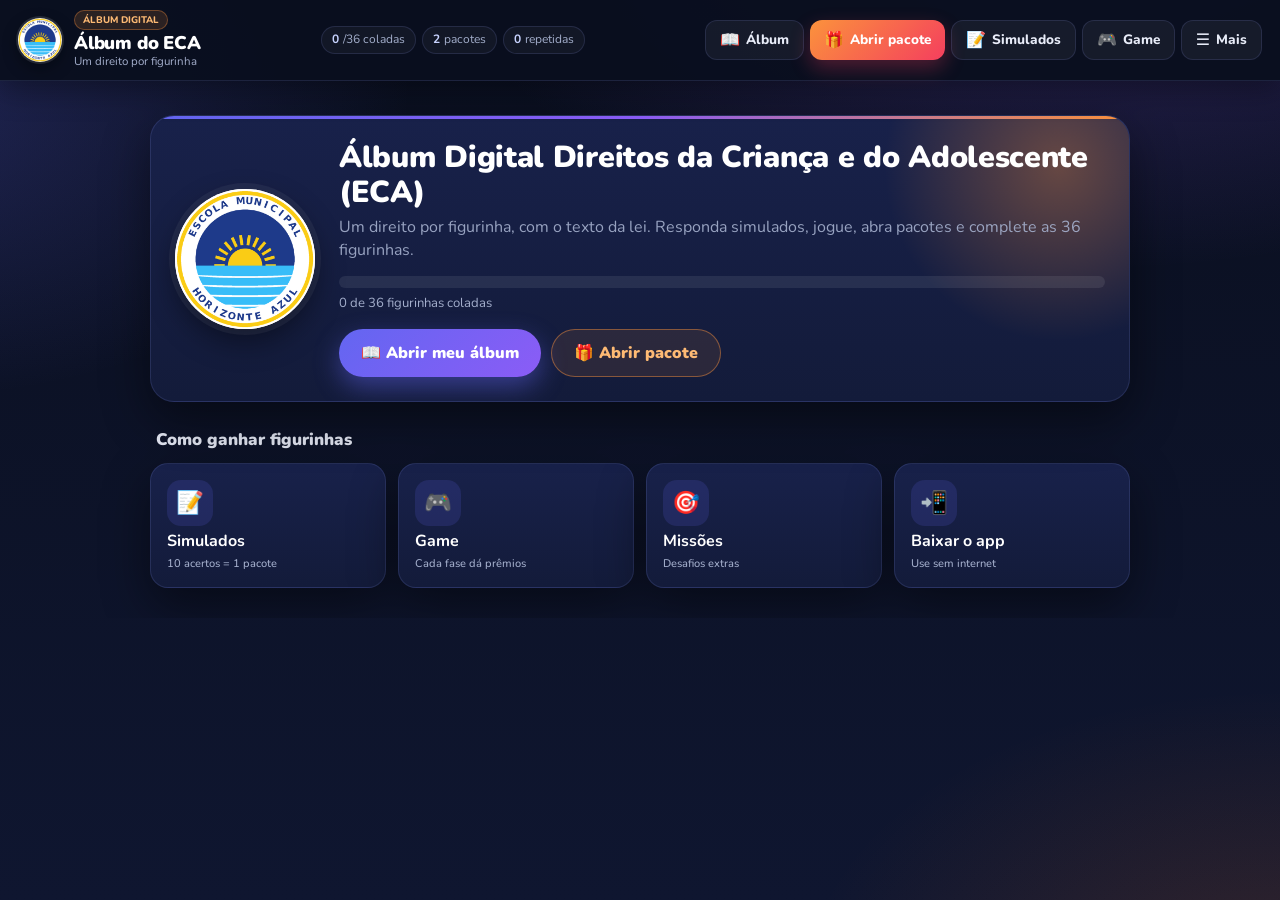
<file: index.html>
<!DOCTYPE html>
<html lang="pt-BR">
<head>
  <meta charset="UTF-8">
  <meta name="viewport" content="width=device-width, initial-scale=1.0">
  <title>Álbum Direitos da Criança e do Adolescente (ECA): um direito por figurinha</title>
  <meta name="description" content="Álbum digital pedagógico sobre o Estatuto da Criança e do Adolescente (ECA): um direito por figurinha, com o texto da lei.">
  <meta name="theme-color" content="#0a0f1f">
  <link rel="stylesheet" href="style.css">
  <link rel="stylesheet" href="layout-cb.css">
  <link rel="preconnect" href="https://fonts.googleapis.com">
  <link rel="stylesheet" href="https://fonts.googleapis.com/css2?family=Nunito:wght@500;700;800;900&display=swap" media="print" onload="this.media='all'">
  <link rel="stylesheet" href="tema-cb.css">
</head>
<body>
<div class="app">
  <header class="topo cb-topo">
    <div class="brand" role="button" tabindex="0" title="Início" onclick="abrirTela('projeto')">
      <img class="cb-brand-logo" src="logo-escola.png" alt="">
      <span class="cb-brand-txt">
        <span class="selo">Álbum digital</span>
        <h1>Álbum do ECA</h1>
        <p>Um direito por figurinha</p>
      </span>
    </div>
    <div class="cb-status" aria-label="Seu progresso">
      <span class="cb-chip"><b id="navStatusColadas">0</b>/36 coladas</span>
      <span class="cb-chip"><b id="navStatusPacotes">0</b> pacotes</span>
      <span class="cb-chip"><b id="navStatusRepetidas">0</b> repetidas</span>
    </div>
    <div class="cb-principal">
      <button onclick="abrirTela('album')"><span class="cb-ico">📖</span><span>Álbum</span></button>
      <button class="cb-destaque" onclick="abrirPacote()"><span class="cb-ico">🎁</span><span class="cb-lbl-longo">Abrir pacote</span><span class="cb-lbl-curto">Pacote</span></button>
      <button onclick="abrirTela('simulados')"><span class="cb-ico">📝</span><span>Simulados</span></button>
      <button onclick="window.location.href='game/index.html'"><span class="cb-ico">🎮</span><span>Game</span></button>
      <button id="cbMaisBtn" aria-expanded="false" aria-controls="cbMenu" onclick="cbAlternarMenu()"><span class="cb-ico">☰</span><span>Mais</span></button>
    </div>
    <nav id="cbMenu" class="cb-menu" aria-label="Mais opções">
      <button onclick="abrirTela('projeto')">Sobre o projeto</button>
      <button id="btnSomAlbum" onclick="alternarSom()">Som: OFF</button>
      <button class="cb-perigo" onclick="confirmarReinicio()">Reiniciar álbum</button>
    </nav>
  </header>
  <script>
  function cbAlternarMenu(forcar){
    const m=document.getElementById('cbMenu'), b=document.getElementById('cbMaisBtn');
    const abrir = typeof forcar==='boolean' ? forcar : !m.classList.contains('aberto');
    m.classList.toggle('aberto',abrir); b.setAttribute('aria-expanded',abrir);
  }
  if(location.origin.indexOf('appassets.androidplatform.net')>=0) document.documentElement.classList.add('cb-no-app');
  document.addEventListener('click',e=>{
    const m=document.getElementById('cbMenu'); if(!m||!m.classList.contains('aberto')) return;
    if(e.target.closest('#cbMaisBtn')) return;
    if(e.target.closest('#cbMenu button')||!e.target.closest('#cbMenu')) cbAlternarMenu(false);
  });
  </script>

  <main>
    <section id="tela-projeto" class="tela ativa">
      <div class="hero cb-hero">
        <div class="logo-box"><img src="logo-escola.png" alt="Logo da Escola Municipal Horizonte Azul (escola fictícia)"></div>
        <div class="cb-hero-texto">
          <h2>Álbum Digital Direitos da Criança e do Adolescente (ECA)</h2>
          <p>Um direito por figurinha, com o texto da lei. Responda simulados, jogue, abra pacotes e complete as 36 figurinhas.</p>
          <div class="cb-progresso" aria-label="Progresso do álbum">
            <div class="cb-progresso-barra"><span id="cbBarraProgresso"></span></div>
            <small id="cbTextoProgresso">0 de 36 figurinhas coladas</small>
          </div>
          <div class="cb-cta">
            <button class="cb-btn-principal" onclick="abrirTela('album')">📖 Abrir meu álbum</button>
            <button class="cb-btn-secundario" onclick="abrirPacote()">🎁 Abrir pacote</button>
          </div>
        </div>
      </div>
      <h3 class="cb-secao">Como ganhar figurinhas</h3>
      <div class="cb-atalhos">
        <button onclick="abrirTela('simulados')"><span>📝</span><b>Simulados</b><small>10 acertos = 1 pacote</small></button>
        <button onclick="window.location.href='game/index.html'"><span>🎮</span><b>Game</b><small>Cada fase dá prêmios</small></button>
        <button onclick="document.getElementById('dx13Missoes')?.click()"><span>🎯</span><b>Missões</b><small>Desafios extras</small></button>
        <button id="cbTileApp" onclick="window.cbAbrirBaixarApp&&window.cbAbrirBaixarApp()"><span>📲</span><b>Baixar o app</b><small>Use sem internet</small></button>
        <button id="cbTilePesquisa" onclick="document.getElementById('dx13Pesquisa1')?.click()"><span>📊</span><b>Pesquisa 1</b><small>Diagnóstico inicial</small></button>
      </div>
      <p class="creditos cb-creditos-rodape">Escola Municipal Horizonte Azul (escola fictícia) • Idealização e desenvolvimento: Prof. Carlos André Tavares de Lima</p>
    </section>

    <section id="tela-album" class="tela">
      <div class="painel">
        <button class="cb-seta" aria-label="Página anterior" onclick="paginaAnterior()">‹</button>
        <div><b id="tituloPagina">Página</b><span id="textoPagina"></span></div>
        <button class="cb-seta" aria-label="Próxima página" onclick="proximaPagina()">›</button>
      </div>
      <div id="albumPages" class="album-pages"></div>
    </section>

    <section id="tela-simulados" class="tela">
      <h2>Simulados e Desafio Final</h2>
      <p>Responda para ganhar pacotes e completar o álbum.</p>
      <div id="simuladosArea" class="simulados-area"></div>
    </section>

    <section id="tela-admin" class="tela">
      <h2>Painel de Concluintes</h2>
      <p>Use este painel para conferir os 10 primeiros vencedores.</p>
      <div class="admin-actions">
        <button onclick="carregarConcluintes()">Atualizar lista</button>
        <button onclick="exportarConcluintes()">Exportar CSV</button>
      </div>
      <div id="listaConcluintes"></div>
    </section>
  </main>
<aside class="rodape-status">
    <span>Pacotes: <b id="pacotesQtd">0</b></span>
    <span>Coladas: <b id="coladasQtd">0</b>/36</span>
    <span>Repetidas: <b id="repetidasQtd">0</b></span>
    <button onclick="confirmarReinicio()">Reiniciar álbum</button>
  </aside>
</div>

<div id="modal" class="modal oculto">
  <div class="modal-box">
    <button class="fechar" onclick="fecharModal()">×</button>
    <div id="modalConteudo"></div>
  </div>
</div>

<script src="album-data.js"></script>
<script>
const SUPABASE_URL = (window.SUPABASE_CONFIG && window.SUPABASE_CONFIG.url) || "";
const SUPABASE_ANON_KEY = (window.SUPABASE_CONFIG && window.SUPABASE_CONFIG.anonKey) || "";
</script>
<script src="supabase-config.js"></script>
<script src="script.js"></script>
</body>
</html>
</file>
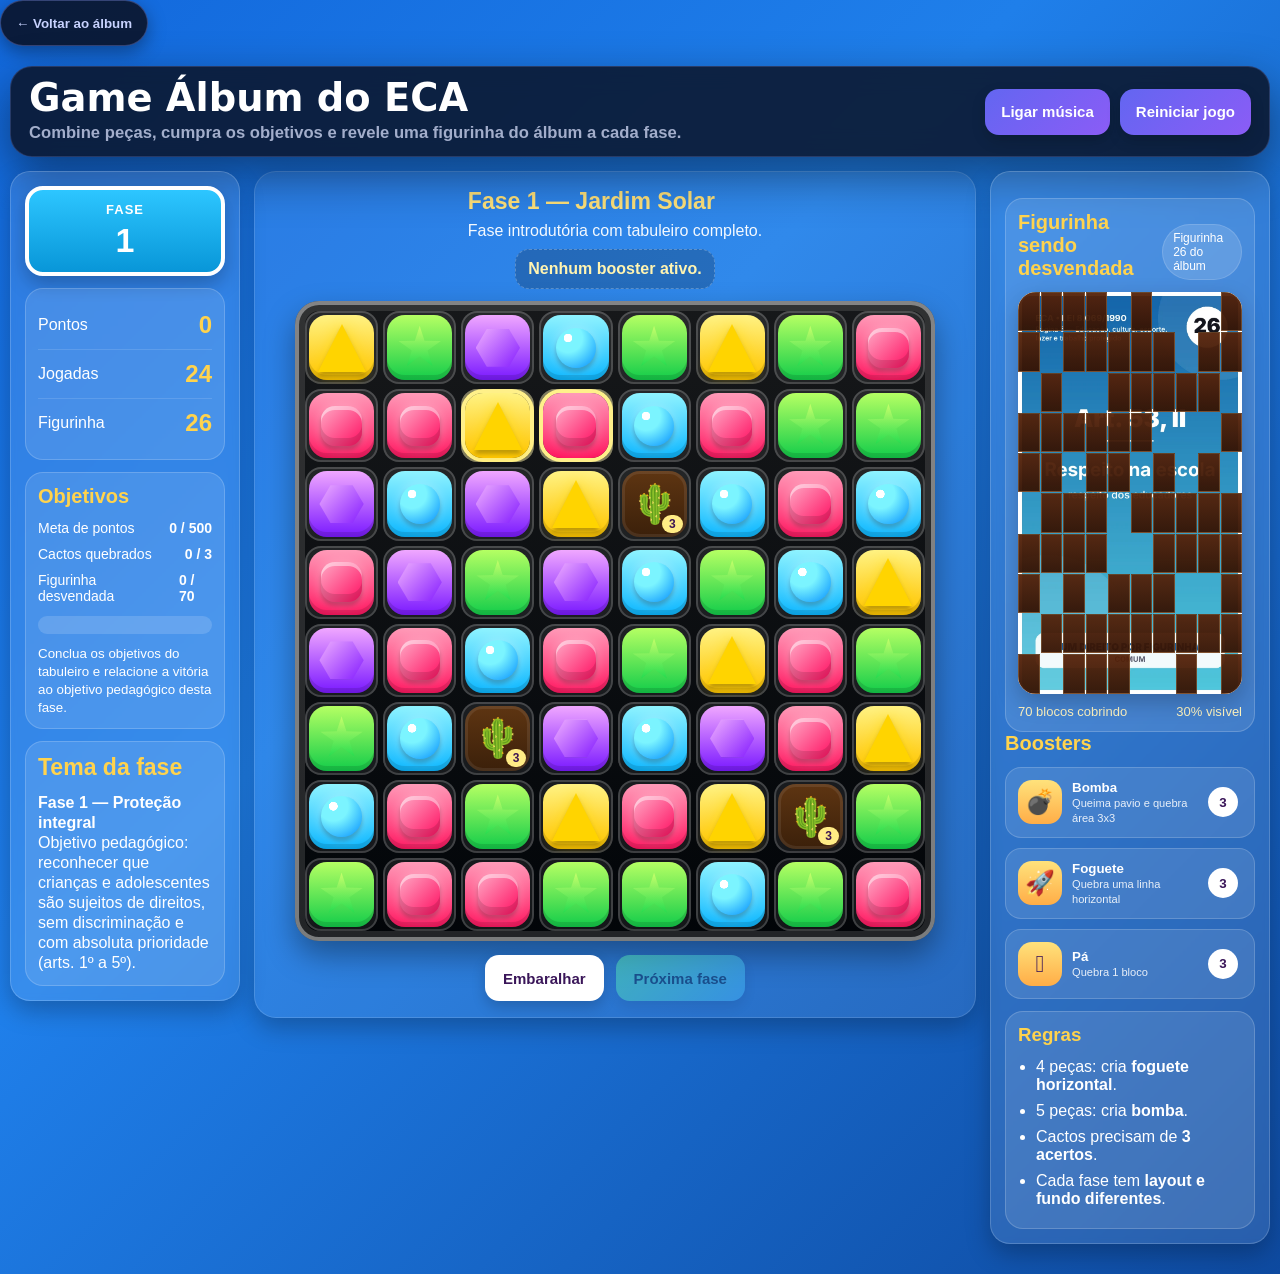
<file: game/index.html>
<!DOCTYPE html>
<html lang="pt-BR">
<head>
  <meta charset="UTF-8" />
  <meta name="viewport" content="width=device-width, initial-scale=1.0" />
  <title>Game — Álbum do ECA</title>
  <link rel="stylesheet" href="style.css" />
  <link rel="stylesheet" href="mobile-fix.css" />
</head>
<body>
  <audio id="audioFundo" src="audio/fundo.mp3" loop></audio>
  <audio id="audioClick" src="audio/click.mp3"></audio>
  <audio id="audioSwipe" src="audio/swipe.mp3"></audio>
  <audio id="audioMatch" src="https://cdn.pixabay.com/download/audio/2021/08/04/audio_0625c1539c.mp3?filename=success-1-6297.mp3" preload="auto" onerror="if(!this.dataset.local){this.dataset.local=1;this.src='audio/match.mp3'}"></audio>
  <audio id="audioSparkle" src="audio/sparkle.mp3"></audio>
  <audio id="audioBomba" src="audio/bomba.mp3"></audio>
  <audio id="audioFoguete" src="audio/foguete.mp3"></audio>
  <audio id="audioPa" src="audio/pa.mp3"></audio>
  <audio id="audioErro" src="audio/erro.mp3"></audio>
  <audio id="audioVitoria" src="audio/vitoria.mp3"></audio>

  <button id="dxGameBack" onclick="window.location.href='../index.html'">← Voltar ao álbum</button>

  <div class="pagina">
    <header class="topbar">
      <div>
        <h1>Game Álbum do ECA</h1>
        <p>Combine peças, cumpra os objetivos e revele uma figurinha do álbum a cada fase.</p>
      </div>
      <div class="topbar-actions">
        <button id="btnAudio" class="btn btn-dark">Ligar música</button>
        <button id="btnReiniciar" class="btn btn-dark">Reiniciar jogo</button>
      </div>
    </header>

    <main class="layout">
      <aside class="painel painel-esquerdo">
        <div class="placa">
          <span class="placa-titulo">FASE</span>
          <strong id="faseAtual">1</strong>
        </div>

        <div class="card-info">
          <div class="linha-info"><span>Pontos</span><strong id="pontos">0</strong></div>
          <div class="linha-info"><span>Jogadas</span><strong id="movimentos">0</strong></div>
          <div class="linha-info"><span>Figurinha</span><strong id="figurinhaNumero">001</strong></div>
        </div>

        <div class="objetivos">
          <h2>Objetivos</h2>
          <div class="objetivo-item"><span>Meta de pontos</span><strong id="metaPontos">0 / 0</strong></div>
          <div class="objetivo-item"><span>Cactos quebrados</span><strong id="metaCactos">0 / 0</strong></div>
          <div class="objetivo-item"><span>Figurinha desvendada</span><strong id="metaFigurinha">0 / 0</strong></div>
          <div class="barra"><div id="progresso" class="progresso"></div></div>
          <small id="descricaoFase">Conclua os 3 objetivos para passar de fase.</small>
        </div>

        <div class="painel-preparo">
          <h2>Tema da fase</h2>
          <p id="temaFase">Cada fase agora tem layout próprio, fundo próprio e dificuldade própria.</p>
        </div>
      </aside>

      <section class="centro">
        <div class="tabuleiro-topo">
          <h2 id="tituloFase">Fase 1</h2>
          <p id="subtituloFase">Troque peças por clique ou arrastando um bloco por vez.</p>
        </div>

        <div id="statusBooster" class="status-booster">Nenhum booster ativo.</div>

        <div class="tabuleiro-wrap">
          <div id="tabuleiro" class="tabuleiro"></div>
        </div>

        <div class="acoes-centro">
          <button id="btnEmbaralhar" class="btn">Embaralhar</button>
          <button id="btnProximaFase" class="btn btn-primary" disabled>Próxima fase</button>
        </div>
      </section>

      <aside class="painel painel-direito">
        <div class="figurinha-box">
          <div class="figurinha-head">
            <h2>Figurinha sendo desvendada</h2>
            <span id="figurinhaArquivo" class="etiqueta-arquivo">Figurinha do álbum</span>
          </div>
          <div id="stickerPreview" class="sticker-preview sem-imagem">
            <img id="stickerImage" alt="Figurinha" />
            <div id="stickerFallback" class="sticker-fallback">
              <div class="fallback-numero" id="fallbackNumero">001</div>
              <div class="fallback-texto">FIGURINHA</div>
            </div>
            <div id="stickerMask" class="sticker-mask"></div>
          </div>
          <div class="figurinha-stats">
            <span id="coberturaRestante">0 blocos cobrindo</span>
            <span id="porcentagemVisivel">0% visível</span>
          </div>
        </div>

        <h2>Boosters</h2>
        <button id="boosterBomba" class="booster-btn">
          <span class="booster-icone">💣</span>
          <span class="booster-texto"><strong>Bomba</strong><small>Queima pavio e quebra área 3x3</small></span>
          <span id="qtdBomba" class="booster-qtd">3</span>
        </button>

        <button id="boosterFoguete" class="booster-btn">
          <span class="booster-icone">🚀</span>
          <span class="booster-texto"><strong>Foguete</strong><small>Quebra uma linha horizontal</small></span>
          <span id="qtdFoguete" class="booster-qtd">3</span>
        </button>

        <button id="boosterPa" class="booster-btn">
          <span class="booster-icone">🪏</span>
          <span class="booster-texto"><strong>Pá</strong><small>Quebra 1 bloco</small></span>
          <span id="qtdPa" class="booster-qtd">3</span>
        </button>

        <div class="ajuda">
          <h3>Regras</h3>
          <ul>
            <li>4 peças: cria <b>foguete horizontal</b>.</li>
            <li>5 peças: cria <b>bomba</b>.</li>
            <li>Cactos precisam de <b>3 acertos</b>.</li>
            <li>Cada fase tem <b>layout e fundo diferentes</b>.</li>
          </ul>
        </div>
      </aside>
    </main>
  </div>

  <div id="modal" class="modal escondido">
    <div class="modal-box">
      <h2 id="modalTitulo">Resultado</h2>
      <p id="modalTexto"></p>
      <div class="modal-actions">
        <button id="btnModalPrincipal" class="btn btn-primary">Continuar</button>
        <button id="btnModalSecundario" class="btn btn-dark escondido">Fechar</button>
      </div>
    </div>
  </div>

  <script src="../album-data.js"></script>
  <script src="figurinhas/figurinhas-config.js"></script>
  <script src="script.js"></script>
  <script src="game-v13.js"></script>
</body>
</html>
</file>
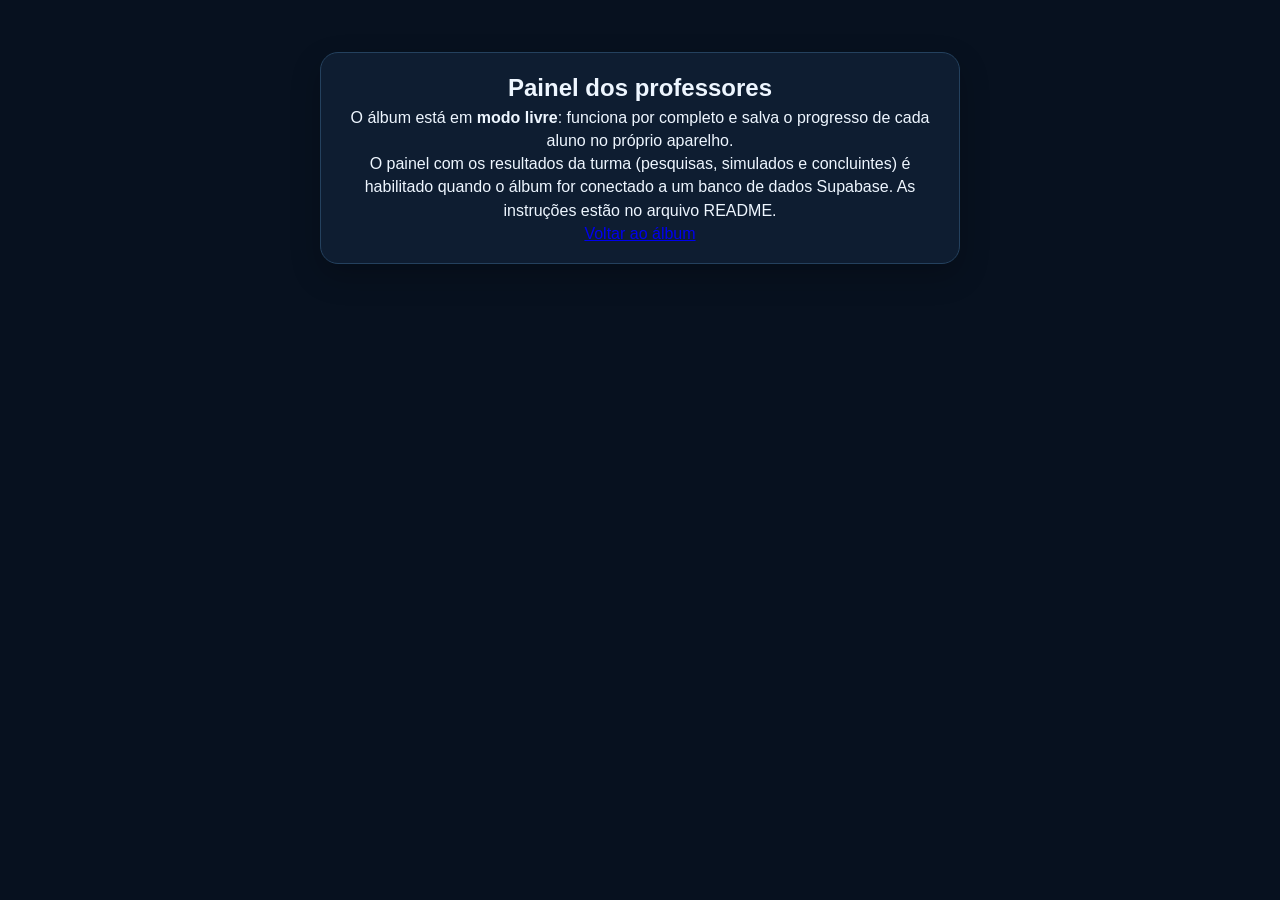
<file: professor.html>
<!DOCTYPE html>
<html lang="pt-BR">
<head>
  <meta charset="UTF-8">
  <meta name="viewport" content="width=device-width,initial-scale=1">
  <title>Álbum do ECA — Painel dos Professores</title>
  <link rel="stylesheet" href="style.css">
  <style>
    body{background:#07111f;color:#eef6ff;font-family:Arial,sans-serif;margin:0}.prof-wrap{max-width:1180px;margin:auto;padding:24px}.prof-top{display:flex;justify-content:space-between;gap:16px;align-items:center;flex-wrap:wrap;margin-bottom:22px}.prof-top h1{margin:0;font-size:clamp(1.6rem,4vw,2.4rem)}.prof-card{background:#0e1d31;border:1px solid #24415e;border-radius:18px;padding:18px;margin-bottom:18px;box-shadow:0 12px 30px rgba(0,0,0,.22)}.prof-grid{display:grid;grid-template-columns:repeat(4,minmax(0,1fr));gap:14px}.metric{background:#112941;border-radius:14px;padding:16px;border:1px solid #2b526f}.metric b{display:block;font-size:1.75rem;margin-top:6px}.login-grid{display:grid;grid-template-columns:1fr 1fr auto;gap:10px}input,select{width:100%;box-sizing:border-box;padding:12px 14px;border-radius:10px;border:1px solid #38546f;background:#081522;color:#fff}button{border:0;border-radius:10px;padding:11px 14px;font-weight:700;cursor:pointer}.btn-primary{background:#22c55e;color:#06220f}.btn-ghost{background:#16314b;color:#fff}.btn-danger{background:#7f1d1d;color:#fff}.table-wrap{overflow:auto}.prof-table{width:100%;border-collapse:collapse;min-width:820px}.prof-table th,.prof-table td{padding:11px;border-bottom:1px solid #29455e;text-align:left;vertical-align:top}.prof-table th{background:#0a1726;position:sticky;top:0}.pill{display:inline-block;padding:4px 8px;border-radius:999px;background:#16314b;font-size:.78rem}.ok{background:#14532d}.warn{background:#78350f}.muted{opacity:.72}.hidden{display:none!important}.filters{display:grid;grid-template-columns:1.2fr 1fr 1fr auto;gap:10px;margin-bottom:14px}.status-v24{border-color:#2f6f52;background:linear-gradient(135deg,#0d2433,#123a31)}.status-v24 b{display:block}.status-v24 span{opacity:.8;font-size:.88rem}.dxp-head,.dxp-cycle{display:flex;justify-content:space-between;gap:15px;align-items:center;flex-wrap:wrap}.dxp-cycle{padding:15px;border:1px solid #31506d;border-radius:14px;background:#0a1726}.dxp-cycle div{display:flex;flex-direction:column;gap:4px}.dxp-metrics{display:grid;grid-template-columns:repeat(4,1fr);gap:10px;margin:16px 0}.dxp-metrics div{padding:14px;border-radius:12px;background:#112941}.dxp-metrics b{font-size:1.6rem;display:block}.dxp-metrics span{font-size:.8rem;opacity:.75}.dxp-row{display:grid;grid-template-columns:1.2fr 1fr 1fr 70px;gap:10px;align-items:center;padding:10px 0;border-bottom:1px solid #29455e}.dxp-row div span{font-size:.75rem}.dxp-row i{height:8px;background:#07111f;border-radius:99px;overflow:hidden;display:block}.dxp-row em{display:block;height:100%;background:#22c55e}.dxp-two{display:grid;grid-template-columns:1fr 1fr;gap:16px;margin-top:18px}.dxp-two>div{background:#0a1726;border-radius:14px;padding:14px}.dxp-line{display:flex;justify-content:space-between;padding:9px 0;border-bottom:1px solid #29455e}.dxp-two button{margin:5px}.creditos-grid{display:grid;grid-template-columns:1fr 1fr;gap:14px}.creditos-grid article{display:flex;flex-direction:column;gap:6px;padding:16px;border-radius:14px;background:#0a1726;border:1px solid #29455e}.creditos-grid article>span{font-size:.78rem;text-transform:uppercase;letter-spacing:.04em;opacity:.72}.creditos-grid strong{font-size:1.05rem}.creditos-grid small{line-height:1.45;opacity:.88}.creditos-grid a{color:#86efac;font-weight:700;text-decoration:none}.credito-digital{border-color:#2f6f52!important;background:linear-gradient(145deg,#0a1726,#0d2b25)!important}@media(max-width:800px){.prof-grid,.dxp-metrics{grid-template-columns:1fr 1fr}.login-grid,.filters,.dxp-row,.dxp-two,.creditos-grid{grid-template-columns:1fr}.prof-wrap{padding:14px}}
  </style>
</head>
<body>
<main class="prof-wrap">
  <div class="prof-top"><div><div class="pill">Álbum do ECA</div><h1>Painel dos Professores</h1><div class="muted">Acompanhamento pedagógico separado do aplicativo dos alunos.</div></div></div>
  <section class="prof-card status-v24"><b>Painel docente atualizado</b><span>Login por nome de usuário no Supabase • compatível com o aplicativo e o APK dos alunos</span></section>
  <section id="loginCard" class="prof-card"><h2>Acesso restrito</h2><p class="muted">Digite o nome de usuário e a senha fornecidos pela coordenação. Não é necessário informar e-mail.</p><form id="loginForm" class="login-grid" onsubmit="entrar(event)"><input id="usuario" name="username" type="text" autocomplete="username" placeholder="Nome de usuário" required><input id="senha" name="password" type="password" autocomplete="current-password" placeholder="Senha" required><button class="btn-primary" type="submit">Entrar</button></form><p id="loginMsg" class="muted"></p></section>
  <section id="painel" class="hidden">
    <div class="prof-card prof-top"><div><b id="usuarioNome">Professor</b><div id="usuarioPerfil" class="muted"></div></div><div style="display:flex;gap:8px;flex-wrap:wrap"><button class="btn-ghost" onclick="carregarTudo()">Atualizar</button><button class="btn-danger" onclick="sair()">Sair</button></div></div>
    <section id="impactoProjeto" class="prof-card"></section>
    <div class="prof-grid"><div class="metric">Alunos monitorados<b id="mAlunos">0</b></div><div class="metric">Registros de simulados<b id="mSimulados">0</b></div><div class="metric">Álbuns concluídos<b id="mConcluidos">0</b></div><div class="metric">Média de acertos<b id="mMedia">0,0</b></div></div>
    <section class="prof-card"><h2>Visão por aluno</h2><div class="filters"><input id="fBusca" placeholder="Buscar aluno" oninput="renderAlunos()"><input id="fTurma" placeholder="Filtrar turma" oninput="renderAlunos()"><select id="fSituacao" onchange="renderAlunos()"><option value="">Todas as situações</option><option value="completo">Álbum completo</option><option value="andamento">Em andamento</option></select><button class="btn-ghost" onclick="exportarCSV()">Exportar CSV</button></div><div class="table-wrap"><table class="prof-table"><thead><tr><th>Aluno</th><th>Turma</th><th>Figurinhas</th><th>Simulados</th><th>Último resultado</th><th>Status</th></tr></thead><tbody id="tbAlunos"></tbody></table></div></section>
    <section class="prof-card"><h2>Concluintes</h2><div class="table-wrap"><table class="prof-table"><thead><tr><th>Posição</th><th>Aluno</th><th>Escola/Turma</th><th>Código</th><th>Data</th><th>Prêmio</th></tr></thead><tbody id="tbConcluintes"></tbody></table></div></section>
    <section class="prof-card"><h2>Resultados dos simulados</h2><div class="table-wrap"><table class="prof-table"><thead><tr><th>Aluno</th><th>Turma</th><th>Simulado</th><th>Acertos</th><th>Data</th></tr></thead><tbody id="tbSimulados"></tbody></table></div></section>
  </section>

</main>
<script src="supabase-config.js"></script>
<script>
if(window.SUPABASE_CONFIG&&window.SUPABASE_CONFIG.enabled){
  document.write('<script src="professor-v24.js"><\/script>');
}else{
  const alvo=document.querySelector('main')||document.body;
  alvo.innerHTML=`<section class="prof-card" style="max-width:640px;margin:40px auto;text-align:center">
    <h2>Painel dos professores</h2>
    <p>O álbum está em <b>modo livre</b>: funciona por completo e salva o progresso de cada aluno no próprio aparelho.</p>
    <p>O painel com os resultados da turma (pesquisas, simulados e concluintes) é habilitado quando o álbum for conectado a um banco de dados Supabase. As instruções estão no arquivo README.</p>
    <p><a href="index.html">Voltar ao álbum</a></p></section>`;
}
</script>
</body>
</html>
</file>
<file: style.css>
*{box-sizing:border-box;margin:0;padding:0}
body{font-family:Arial,Helvetica,sans-serif;background:#07111f;color:#fff;line-height:1.45}
button{cursor:pointer}
.app{min-height:100vh;display:grid;grid-template-rows:auto 1fr auto}
.topo{display:flex;align-items:center;justify-content:space-between;gap:12px;padding:12px 16px;background:#020617;border-bottom:2px solid #facc15;position:sticky;top:0;z-index:20}
.brand h1{color:#facc15;font-size:1.5rem;text-transform:uppercase;line-height:1}
.brand p{font-size:.8rem;color:#dbeafe}
.selo{display:inline-block;background:#facc15;color:#111827;font-size:.65rem;font-weight:900;padding:3px 8px;border-radius:999px;text-transform:uppercase}
nav{display:flex;gap:6px;flex-wrap:wrap;justify-content:flex-end}
nav button,.painel button,.admin-actions button,.rodape-status button,.btn{border:0;border-radius:999px;background:linear-gradient(135deg,#facc15,#fde68a);color:#111827;font-weight:900;padding:9px 12px}
main{padding:14px;min-height:0}
.tela{display:none;max-width:1200px;margin:auto}
.tela.ativa{display:block}
.hero{display:grid;grid-template-columns:180px 1fr;gap:18px;align-items:center;background:linear-gradient(135deg,#102a5c,#111827,#3b1d0b);border:2px solid rgba(250,204,21,.5);border-radius:24px;padding:22px;box-shadow:0 14px 35px rgba(0,0,0,.3)}
.logo-box{width:160px;height:160px;border-radius:24px;background:#fff;color:#111827;display:grid;place-items:center;text-align:center;font-weight:900;border:5px solid #facc15}
.hero h2{font-size:2.4rem;line-height:1;color:#facc15;text-transform:uppercase}
.cards-alunos{display:grid;grid-template-columns:1fr 1fr;gap:10px;margin:14px 0}
.cards-alunos div{border-radius:16px;padding:12px;background:linear-gradient(135deg,#7c3aed,#2563eb,#16a34a);font-weight:900}
.cards-alunos span{display:block;font-size:.8rem;color:#e0f2fe;margin-top:4px}
.creditos{background:rgba(255,255,255,.08);padding:10px;border-radius:14px}
.grid-info{display:grid;grid-template-columns:repeat(3,1fr);gap:12px;margin-top:14px}
.grid-info article{background:rgba(255,255,255,.08);border:1px solid rgba(250,204,21,.35);border-radius:18px;padding:16px}
.grid-info h3{color:#facc15;margin-bottom:8px}
.painel{display:grid;grid-template-columns:auto 1fr auto;gap:10px;align-items:center;margin-bottom:12px;background:#020617;border:1px solid rgba(250,204,21,.35);border-radius:18px;padding:10px}
.painel span{display:block;color:#cbd5e1;font-size:.88rem;margin-top:4px}
.album-pages{display:grid;grid-template-columns:repeat(2,1fr);gap:14px}
.pagina{background:linear-gradient(145deg,#1f2937,#111827,#3b1d0b);border:2px solid rgba(250,204,21,.55);border-radius:24px;padding:12px;min-height:620px;display:grid;grid-template-rows:auto auto 1fr;gap:10px}
.pagina h2{text-align:center;color:#facc15;text-transform:uppercase;font-size:1.25rem}
.texto-pagina{background:rgba(255,255,255,.08);border-radius:14px;padding:10px;text-align:center;font-size:.9rem;color:#e5e7eb}
.grid-fig{display:grid;grid-template-columns:repeat(3,1fr);grid-template-rows:repeat(2,1fr);gap:8px}
.fig-card{min-height:220px;border-radius:16px;overflow:hidden;background:#0f172a;border:2px solid rgba(250,204,21,.35);display:grid;grid-template-rows:1fr auto;position:relative}
.fig-card img{width:100%;height:100%;object-fit:contain;background:#111827}
.fig-card.bloqueada .fig-img{display:grid;place-items:center;background:linear-gradient(135deg,#334155,#111827);color:#facc15;font-size:1.9rem;font-weight:900}
.fig-card button{border:0;background:#facc15;color:#111827;font-weight:900;padding:8px;font-size:.74rem}
.badge{position:absolute;top:7px;right:7px;background:#facc15;color:#111827;border-radius:999px;padding:3px 7px;font-size:.62rem;font-weight:900}
.simulados-area{display:grid;grid-template-columns:repeat(2,1fr);gap:12px;margin-top:14px}
.quiz-card{background:rgba(255,255,255,.08);border:1px solid rgba(250,204,21,.35);border-radius:18px;padding:16px}
.quiz-card h3{color:#facc15;margin-bottom:8px}
.opcao{display:block;width:100%;margin:8px 0;padding:10px;border-radius:12px;border:1px solid rgba(250,204,21,.35);background:#0f172a;color:#fff;text-align:left}
.opcao:hover{background:#1d4ed8}
.rodape-status{position:sticky;bottom:0;background:#020617;border-top:2px solid #facc15;padding:8px 12px;display:flex;gap:10px;align-items:center;justify-content:center;flex-wrap:wrap;z-index:20}
.rodape-status span{background:#111827;border:1px solid rgba(250,204,21,.25);padding:7px 10px;border-radius:999px}
.modal{position:fixed;inset:0;background:rgba(0,0,0,.75);display:grid;place-items:center;padding:16px;z-index:99}
.modal.oculto{display:none}
.modal-box{width:min(720px,96vw);max-height:92vh;overflow:auto;background:#fff;color:#111827;border-radius:24px;padding:22px;position:relative}
.fechar{position:absolute;right:10px;top:10px;border:0;background:#111827;color:#fff;border-radius:50%;width:32px;height:32px}
.premio-img{width:220px;max-width:80%;display:block;margin:12px auto;border-radius:14px;background:#111827}
.conclusao{background:linear-gradient(135deg,#dcfce7,#fef9c3);border:3px solid #facc15;border-radius:18px;padding:16px;text-align:center}
.form-final input{display:block;width:100%;margin:8px 0;padding:12px;border-radius:12px;border:1px solid #94a3b8}
#listaConcluintes{margin-top:14px}
.linha-concluinte{display:grid;grid-template-columns:40px 1fr auto;gap:8px;align-items:center;background:rgba(255,255,255,.08);border:1px solid rgba(250,204,21,.25);border-radius:14px;padding:10px;margin:8px 0}
@media(max-width:760px){
  .topo{display:block}
  nav{display:grid;grid-template-columns:repeat(2,1fr);margin-top:8px}
  nav button{font-size:.75rem;padding:8px}
  main{padding:10px}
  .hero{grid-template-columns:1fr;text-align:center}
  .logo-box{margin:auto}
  .hero h2{font-size:1.8rem}
  .cards-alunos,.grid-info,.album-pages,.simulados-area{grid-template-columns:1fr}
  .painel{grid-template-columns:1fr; text-align:center}
  .pagina{min-height:auto}
  .grid-fig{grid-template-columns:repeat(2,1fr);grid-template-rows:none}
  .fig-card{min-height:190px}
  .rodape-status{font-size:.78rem}
}


/* ===== AJUSTE FINAL: 3 FIGURINHAS HORIZONTAIS POR PÁGINA ===== */
main{
  padding:10px 14px 72px;
  overflow-x:hidden;
}

.tela{
  max-width:1280px;
}

.album-pages{
  display:block;
}

.pagina{
  width:100%;
  max-width:1180px;
  margin:0 auto;
  min-height:auto;
  height:auto;
  padding:14px;
  grid-template-rows:auto auto auto;
}

.grid-fig{
  display:grid;
  grid-template-columns:repeat(3, minmax(0, 1fr));
  grid-template-rows:repeat(2, auto);
  gap:10px;
  align-items:start;
}

.fig-card{
  min-height:0;
  height:238px;
  display:grid;
  grid-template-rows:minmax(0, 1fr) 40px;
}

.fig-card img{
  width:100%;
  height:100%;
  max-height:198px;
  object-fit:contain;
  object-position:center;
  padding:5px;
}

.fig-card.bloqueada .fig-img{
  height:198px;
  min-height:198px;
}

.fig-card button{
  min-height:40px;
}

.texto-pagina{
  font-size:.92rem;
  padding:9px 12px;
  max-width:980px;
  margin:0 auto;
}

.painel{
  max-width:1180px;
  margin:0 auto 12px;
}

.rodape-status{
  padding:7px 12px;
}

@media(min-width:1000px){
  .topo{
    min-height:92px;
  }
  .brand h1{
    font-size:1.55rem;
  }
  nav button{
    padding:10px 14px;
  }
}

@media(max-width:760px){
  main{
    padding:10px 8px 92px;
  }

  .grid-fig{
    grid-template-columns:repeat(3, minmax(0, 1fr));
    gap:6px;
  }

  .fig-card{
    height:178px;
    border-radius:12px;
    grid-template-rows:minmax(0, 1fr) 34px;
  }

  .fig-card img{
    max-height:144px;
    padding:4px;
  }

  .fig-card.bloqueada .fig-img{
    height:144px;
    min-height:144px;
    font-size:1.35rem;
  }

  .fig-card button{
    min-height:34px;
    font-size:.58rem;
    padding:5px 2px;
  }

  .badge{
    font-size:.47rem;
    padding:2px 5px;
    top:5px;
    right:5px;
  }

  .pagina{
    padding:8px;
    border-radius:18px;
  }

  .pagina h2{
    font-size:1rem;
  }

  .texto-pagina{
    font-size:.72rem;
    line-height:1.25;
    padding:7px;
  }

  .painel{
    grid-template-columns:auto 1fr auto;
    gap:6px;
    padding:7px;
  }

  .painel button{
    padding:8px 9px;
    font-size:.68rem;
  }

  .painel b{
    font-size:.82rem;
  }

  .painel span{
    font-size:.62rem;
  }
}

@media(max-width:430px){
  .grid-fig{
    grid-template-columns:repeat(3, minmax(0, 1fr));
    gap:5px;
  }

  .fig-card{
    height:158px;
  }

  .fig-card img{
    max-height:126px;
  }

  .fig-card.bloqueada .fig-img{
    height:126px;
    min-height:126px;
  }

  .fig-card button{
    font-size:.52rem;
  }
}


/* ===== AJUSTE EXTRA: CABER TUDO NA TELA ===== */
html,body{
  width:100%;
  height:100%;
  overflow:hidden;
}

body{
  background:#031022;
}

.app{
  height:100vh;
  overflow:hidden;
}

.topo{
  padding:8px 10px;
  min-height:82px;
}

.brand h1{
  font-size:1.15rem;
  margin-top:2px;
}

.brand p{
  font-size:.7rem;
}

nav{
  gap:4px;
}

nav button{
  padding:8px 12px;
  font-size:.72rem;
}

main{
  padding:8px 10px 66px;
  overflow:hidden;
  display:flex;
  align-items:stretch;
  justify-content:center;
}

.tela.ativa{
  display:flex;
  flex-direction:column;
  width:100%;
  height:100%;
  min-height:0;
}

#tela-album{
  gap:8px;
}

.painel{
  margin:0 auto;
  padding:8px 10px;
  min-height:74px;
  max-height:74px;
}

.painel b{
  font-size:1rem;
}

.painel span{
  font-size:.8rem;
  display:-webkit-box;
  -webkit-line-clamp:2;
  -webkit-box-orient:vertical;
  overflow:hidden;
}

.album-pages{
  flex:1;
  min-height:0;
  display:flex;
  align-items:stretch;
  justify-content:center;
}

.pagina{
  width:100%;
  max-width:1180px;
  height:100%;
  min-height:0;
  max-height:calc(100vh - 184px);
  padding:10px 12px;
  gap:8px;
  overflow:hidden;
}

.pagina h2{
  font-size:1rem;
  line-height:1;
}

.texto-pagina{
  padding:8px 10px;
  font-size:.84rem;
  line-height:1.22;
  max-width:100%;
  display:-webkit-box;
  -webkit-line-clamp:2;
  -webkit-box-orient:vertical;
  overflow:hidden;
}

.grid-fig{
  flex:1;
  min-height:0;
  height:100%;
  display:grid;
  grid-template-columns:repeat(3, minmax(0, 1fr));
  grid-template-rows:repeat(2, minmax(0, 1fr));
  gap:8px;
}

.fig-card{
  min-height:0;
  height:100%;
  display:grid;
  grid-template-rows:minmax(0, 1fr) 38px;
  border-radius:14px;
}

.fig-card img{
  width:100%;
  height:100%;
  max-height:none;
  object-fit:contain;
  object-position:center;
  padding:4px;
}

.fig-card.bloqueada .fig-img{
  height:100%;
  min-height:0;
  font-size:1.65rem;
}

.fig-card button{
  min-height:38px;
  font-size:.72rem;
  padding:6px 4px;
}

.badge{
  font-size:.58rem;
  padding:3px 7px;
}

.rodape-status{
  padding:6px 10px;
  min-height:54px;
  gap:8px;
}

.rodape-status span{
  padding:6px 10px;
  font-size:.88rem;
}

.rodape-status button{
  padding:8px 14px;
  font-size:.85rem;
}

/* Projeto */
#tela-projeto .hero{
  padding:16px;
}

#tela-projeto .hero h2{
  font-size:2rem;
}

#tela-projeto .grid-info{
  gap:10px;
}

/* Simulados e admin */
#tela-simulados, #tela-admin{
  overflow:auto;
  padding-right:4px;
}

@media (max-width: 1024px){
  .topo{
    min-height:78px;
  }
  .pagina{
    max-height:calc(100vh - 180px);
  }
  .fig-card button{
    font-size:.68rem;
  }
}

@media (max-width: 760px){
  html,body{
    overflow:auto;
  }
  .app{
    height:auto;
    overflow:visible;
  }
  main{
    overflow:visible;
    padding:8px 8px 92px;
    display:block;
  }
  .tela.ativa{
    display:block;
    height:auto;
  }
  .painel{
    min-height:auto;
    max-height:none;
  }
  .album-pages{
    display:block;
  }
  .pagina{
    height:auto;
    max-height:none;
    overflow:visible;
  }
  .texto-pagina{
    -webkit-line-clamp:unset;
    display:block;
  }
  .grid-fig{
    grid-template-columns:repeat(3, minmax(0,1fr));
    grid-template-rows:repeat(2, auto);
    gap:6px;
  }
  .fig-card{
    height:162px;
    grid-template-rows:minmax(0, 1fr) 34px;
  }
  .fig-card img{
    max-height:128px;
  }
  .fig-card.bloqueada .fig-img{
    font-size:1.2rem;
  }
  .fig-card button{
    min-height:34px;
    font-size:.54rem;
    padding:4px 2px;
  }
  .badge{
    font-size:.46rem;
    padding:2px 5px;
  }
  nav{
    display:grid;
    grid-template-columns:repeat(3,1fr);
  }
}


/* ===== SUPABASE / PAINEL DE CONCLUINTES ===== */
.linha-concluinte.premiado{
  border-color:#22c55e;
  background:linear-gradient(135deg,rgba(22,163,74,.20),rgba(250,204,21,.10));
}
.linha-concluinte button{
  border:0;
  border-radius:999px;
  background:#facc15;
  color:#111827;
  font-weight:900;
  padding:8px 12px;
}
.admin-actions{
  display:flex;
  gap:10px;
  flex-wrap:wrap;
  margin:12px 0;
}
#listaConcluintes{
  padding-bottom:80px;
}


/* ===== AJUSTE SOLICITADO: CARDS VERTICAIS E FIGURINHA INTEIRA ===== */
.logo-box{
  overflow:hidden;
  display:grid;
  place-items:center;
}
.logo-box img{
  width:100%;
  height:100%;
  object-fit:contain;
  border-radius:18px;
  background:#fff;
}
.logo-topo{
  width:42px;
  height:42px;
  object-fit:contain;
  background:#fff;
  border-radius:50%;
  padding:2px;
  border:2px solid #facc15;
  margin-right:8px;
  vertical-align:middle;
}

main{
  padding-bottom:62px !important;
}

.pagina{
  max-height:calc(100vh - 176px) !important;
  overflow:hidden !important;
  gap:6px !important;
}

.texto-pagina{
  max-height:42px;
  overflow:hidden;
}

.grid-fig{
  display:grid !important;
  grid-template-columns:repeat(3, minmax(0,1fr)) !important;
  grid-template-rows:repeat(2, minmax(0,1fr)) !important;
  place-items:center !important;
  align-items:center !important;
  justify-items:center !important;
  gap:8px !important;
  height:100% !important;
  min-height:0 !important;
}

.fig-card{
  width:min(100%,155px) !important;
  height:auto !important;
  aspect-ratio:5/8 !important;
  min-height:0 !important;
  display:grid !important;
  grid-template-rows:minmax(0,1fr) 34px !important;
  border-radius:14px !important;
}

.fig-card img{
  width:100% !important;
  height:100% !important;
  max-height:none !important;
  object-fit:contain !important;
  object-position:center !important;
  padding:3px !important;
  background:#0f172a !important;
}

.fig-card.bloqueada .fig-img{
  width:100% !important;
  height:100% !important;
  min-height:0 !important;
  display:grid !important;
  place-items:center !important;
  font-size:1.35rem !important;
}

.fig-card button{
  min-height:34px !important;
  height:34px !important;
  font-size:.58rem !important;
  padding:4px 3px !important;
  line-height:1.05 !important;
}

.badge{
  font-size:.48rem !important;
  padding:2px 5px !important;
}

.rodape-status{
  min-height:50px !important;
  padding:5px 8px !important;
}

/* quando abrir figurinha, mostrar maior e inteira */
.premio-img,
.modal-box img,
.ficha-img img{
  object-fit:contain !important;
}

@media(max-width:760px){
  main{
    padding-bottom:88px !important;
  }
  .pagina{
    max-height:none !important;
    overflow:visible !important;
  }
  .grid-fig{
    grid-template-columns:repeat(3, minmax(0,1fr)) !important;
    gap:5px !important;
  }
  .fig-card{
    width:min(100%,30vw) !important;
    aspect-ratio:5/8 !important;
    grid-template-rows:minmax(0,1fr) 30px !important;
  }
  .fig-card button{
    height:30px !important;
    min-height:30px !important;
    font-size:.48rem !important;
  }
  .fig-card.bloqueada .fig-img{
    font-size:1.05rem !important;
  }
  .texto-pagina{
    max-height:none;
  }
}


/* ===== AJUSTE FINAL SOLICITADO: 3 FIGURINHAS POR PÁGINA ===== */
html,body{
  height:100%;
  overflow:hidden!important;
}
.app{
  height:100vh!important;
  grid-template-rows:auto 1fr!important;
  overflow:hidden!important;
}
.topo{
  min-height:92px!important;
  padding:8px 10px!important;
  align-items:center!important;
}
nav{
  align-items:center!important;
  gap:6px!important;
}
.nav-status{
  display:inline-flex;
  align-items:center;
  gap:4px;
  border:1px solid rgba(250,204,21,.45);
  background:#020617;
  color:#fff;
  border-radius:999px;
  padding:8px 10px;
  font-size:.78rem;
  font-weight:900;
}
.nav-status b{color:#facc15}
main{
  height:calc(100vh - 92px)!important;
  min-height:0!important;
  overflow:hidden!important;
  padding:8px 10px!important;
  display:flex!important;
}
.tela.ativa{
  height:100%!important;
  min-height:0!important;
  overflow:hidden!important;
}
#tela-album{
  display:flex!important;
  flex-direction:column!important;
}
.painel{
  min-height:68px!important;
  max-height:68px!important;
  margin:0 auto 8px!important;
}
.painel span{
  display:none!important;
}
.album-pages{
  flex:1!important;
  min-height:0!important;
  display:flex!important;
}
.pagina.pagina-tres{
  height:100%!important;
  max-height:none!important;
  min-height:0!important;
  width:100%!important;
  max-width:1180px!important;
  margin:0 auto!important;
  display:grid!important;
  grid-template-rows:auto auto 1fr!important;
  gap:10px!important;
  overflow:hidden!important;
  padding:12px 16px!important;
}
.pagina.pagina-tres h2{
  font-size:1.35rem!important;
  line-height:1!important;
}
.texto-duas-linhas{
  max-height:52px!important;
  min-height:52px!important;
  overflow:hidden!important;
  display:-webkit-box!important;
  -webkit-line-clamp:2!important;
  -webkit-box-orient:vertical!important;
  font-size:.9rem!important;
  line-height:1.35!important;
  padding:8px 12px!important;
}
.grid-fig.grid-fig-tres{
  height:100%!important;
  min-height:0!important;
  display:grid!important;
  grid-template-columns:repeat(3,minmax(0,1fr))!important;
  grid-template-rows:1fr!important;
  gap:16px!important;
  align-items:center!important;
  justify-items:center!important;
}
.grid-fig-tres .fig-card{
  width:min(100%,260px)!important;
  height:min(100%,420px)!important;
  aspect-ratio:5/8!important;
  display:grid!important;
  grid-template-rows:minmax(0,1fr) 44px!important;
  border-radius:18px!important;
}
.grid-fig-tres .fig-card img{
  width:100%!important;
  height:100%!important;
  object-fit:contain!important;
  object-position:center!important;
  padding:4px!important;
}
.grid-fig-tres .fig-card.bloqueada .fig-img{
  width:100%!important;
  height:100%!important;
  min-height:0!important;
  font-size:2.1rem!important;
}
.grid-fig-tres .fig-card button{
  height:44px!important;
  min-height:44px!important;
  font-size:.78rem!important;
}
.rodape-status{
  display:none!important;
}
.quiz-card-unico{
  max-width:760px;
  margin:auto;
}
.pergunta-box{
  background:rgba(255,255,255,.08);
  border:1px solid rgba(250,204,21,.32);
  border-radius:18px;
  padding:14px;
  margin:10px 0;
}
.opcao.selecionada{
  background:linear-gradient(135deg,#facc15,#fde68a)!important;
  color:#111827!important;
}
.btn-finalizar-quiz{
  display:block;
  width:min(420px,100%);
  margin:16px auto;
}
#tela-simulados.ativa,#tela-admin.ativa,#tela-projeto.ativa{
  overflow:auto!important;
  padding-bottom:30px;
}

@media(max-width:760px){
  html,body{overflow:auto!important}
  .app{height:auto!important;overflow:visible!important}
  .topo{min-height:auto!important}
  nav{grid-template-columns:repeat(2,1fr)!important}
  .nav-status{justify-content:center;font-size:.68rem;padding:7px}
  main{height:auto!important;overflow:visible!important;display:block!important;padding:8px!important}
  .tela.ativa{height:auto!important;overflow:visible!important}
  .painel{min-height:auto!important;max-height:none!important}
  .painel span{display:block!important}
  .pagina.pagina-tres{height:auto!important;overflow:visible!important}
  .grid-fig.grid-fig-tres{
    grid-template-columns:1fr!important;
    grid-template-rows:repeat(3,auto)!important;
  }
  .grid-fig-tres .fig-card{
    width:min(88vw,300px)!important;
    height:auto!important;
  }
  .texto-duas-linhas{
    max-height:none!important;
    min-height:auto!important;
    display:block!important;
  }
}


/* ===== CORREÇÃO DEFINITIVA: 3 FIGURINHAS, SEM TEXTO ATRÁS ===== */
html,body{height:100%;overflow:hidden!important}
.app{height:100vh!important;grid-template-rows:auto 1fr!important;overflow:hidden!important}
.topo{min-height:94px!important;padding:8px 10px!important;align-items:center!important}
.brand h1{font-size:1.25rem!important;line-height:1!important}
.brand p{font-size:.68rem!important}
nav{align-items:center!important;gap:6px!important}
nav button{padding:9px 12px!important;font-size:.72rem!important}
.nav-status{display:inline-flex;align-items:center;gap:4px;border:1px solid rgba(250,204,21,.45);background:#020617;color:#fff;border-radius:999px;padding:8px 10px;font-size:.76rem;font-weight:900}
.nav-status b{color:#facc15}
main{height:calc(100vh - 94px)!important;min-height:0!important;overflow:hidden!important;padding:8px 10px!important;display:flex!important}
.tela{max-width:1280px!important}
.tela.ativa{width:100%!important;height:100%!important;min-height:0!important;overflow:hidden!important}
#tela-album.ativa{display:flex!important;flex-direction:column!important}
.painel{width:100%!important;max-width:1180px!important;min-height:62px!important;max-height:62px!important;margin:0 auto 8px!important;padding:8px 10px!important;grid-template-columns:auto 1fr auto!important}
.painel span{display:none!important}
.album-pages{flex:1!important;min-height:0!important;display:flex!important;align-items:stretch!important;justify-content:center!important}
.pagina.pagina-tres{height:100%!important;max-height:none!important;min-height:0!important;width:100%!important;max-width:1180px!important;margin:0 auto!important;display:grid!important;grid-template-rows:auto auto minmax(0,1fr)!important;gap:10px!important;overflow:hidden!important;padding:12px 16px!important;position:relative!important}
.pagina.pagina-tres::before,.pagina.pagina-tres::after{display:none!important;content:none!important}
.pagina.pagina-tres h2{position:relative!important;z-index:2!important;font-size:1.35rem!important;line-height:1!important;margin:0!important}
.texto-duas-linhas{position:relative!important;z-index:2!important;max-height:54px!important;min-height:54px!important;overflow:hidden!important;display:-webkit-box!important;-webkit-line-clamp:2!important;-webkit-box-orient:vertical!important;font-size:.9rem!important;line-height:1.35!important;padding:8px 12px!important;margin:0 auto!important;width:100%!important;background:rgba(255,255,255,.08)!important}
.grid-fig.grid-fig-tres{position:relative!important;z-index:3!important;height:100%!important;min-height:0!important;display:grid!important;grid-template-columns:repeat(3,minmax(0,1fr))!important;grid-template-rows:1fr!important;gap:18px!important;align-items:center!important;justify-items:center!important}
.grid-fig-tres .fig-card{width:min(100%,260px)!important;height:min(100%,420px)!important;aspect-ratio:5/8!important;min-height:0!important;display:grid!important;grid-template-rows:minmax(0,1fr) 44px!important;border-radius:18px!important;overflow:hidden!important;background:#0f172a!important}
.grid-fig-tres .fig-card img{width:100%!important;height:100%!important;object-fit:contain!important;object-position:center!important;padding:4px!important;background:#0f172a!important}
.grid-fig-tres .fig-card.bloqueada .fig-img{width:100%!important;height:100%!important;min-height:0!important;display:grid!important;place-items:center!important;font-size:2.1rem!important}
.grid-fig-tres .fig-card button{height:44px!important;min-height:44px!important;font-size:.78rem!important;padding:6px 4px!important}
.rodape-status{display:none!important}
.quiz-card-unico{max-width:760px;margin:auto}
.pergunta-box{background:rgba(255,255,255,.08);border:1px solid rgba(250,204,21,.32);border-radius:18px;padding:14px;margin:10px 0}
.opcao.selecionada{background:linear-gradient(135deg,#facc15,#fde68a)!important;color:#111827!important}
.btn-finalizar-quiz{display:block;width:min(420px,100%);margin:16px auto}
#tela-simulados.ativa,#tela-admin.ativa,#tela-projeto.ativa{overflow:auto!important;padding-bottom:30px}

@media(max-width:760px){
  html,body{overflow:auto!important}
  .app{height:auto!important;overflow:visible!important}
  .topo{min-height:auto!important}
  nav{display:grid!important;grid-template-columns:repeat(2,1fr)!important}
  .nav-status{justify-content:center;font-size:.68rem;padding:7px}
  main{height:auto!important;overflow:visible!important;display:block!important;padding:8px!important}
  .tela.ativa{height:auto!important;overflow:visible!important}
  .painel{min-height:auto!important;max-height:none!important}
  .painel span{display:block!important}
  .pagina.pagina-tres{height:auto!important;overflow:visible!important}
  .grid-fig.grid-fig-tres{grid-template-columns:1fr!important;grid-template-rows:repeat(3,auto)!important}
  .grid-fig-tres .fig-card{width:min(88vw,300px)!important;height:auto!important}
  .texto-duas-linhas{max-height:none!important;min-height:auto!important;display:block!important}
}


/* ===== AJUSTE DE VISUAL DAS FIGURINHAS ===== */
.grid-fig-tres .fig-card{
  width:min(100%, 285px)!important;
  height:min(100%, 430px)!important;
  grid-template-rows:minmax(0,1fr) 46px!important;
}
.grid-fig-tres .fig-card .fig-img{
  width:100%!important;
  height:100%!important;
  padding:0!important;
  display:flex!important;
  align-items:center!important;
  justify-content:center!important;
  overflow:hidden!important;
  background:#0b1630!important;
}
.grid-fig-tres .fig-card img{
  width:100%!important;
  height:100%!important;
  object-fit:contain!important;
  object-position:center center!important;
  padding:0!important;
  margin:0!important;
  image-rendering:auto;
}
.grid-fig-tres .fig-card .badge{
  z-index:4!important;
}
.fig-img-bloq{
  display:flex!important;
  flex-direction:column!important;
  align-items:center!important;
  justify-content:center!important;
  gap:10px!important;
}
.numero-bloqueado{
  font-size:3rem!important;
  font-weight:900!important;
  color:#facc15!important;
  line-height:1!important;
}
.titulo-bloqueado{
  color:#ffffff!important;
  font-size:1rem!important;
  font-weight:700!important;
  text-align:center!important;
  padding:0 14px!important;
}

/* ===== FICHA TÉCNICA MAIS RICA ===== */
#modal .modal-conteudo,
#modalConteudo{
  overflow:visible!important;
}
.ficha-detalhada{
  width:min(980px, 96vw);
}
.ficha-layout{
  display:grid;
  grid-template-columns: 1.25fr .9fr;
  gap:24px;
  align-items:start;
}
.ficha-texto h2{
  margin:0 0 12px 0;
  font-size:2rem;
  line-height:1.1;
}
.ficha-tags{
  display:flex;
  flex-wrap:wrap;
  gap:10px;
  margin-bottom:14px;
}
.ficha-tag{
  background:#fde68a;
  color:#111827;
  border-radius:999px;
  padding:7px 12px;
  font-weight:800;
  font-size:.9rem;
}
.ficha-texto p{
  margin:0 0 12px 0;
  font-size:1.03rem;
  line-height:1.5;
}
.ficha-destaque{
  margin:14px 0 18px;
  padding:14px 16px;
  border-left:5px solid #facc15;
  background:#eef2ff;
  color:#111827;
  border-radius:14px;
  font-weight:700;
  line-height:1.45;
}
.ficha-midia{
  display:flex;
  justify-content:flex-end;
}
.ficha-img-grande{
  width:min(100%, 320px);
  max-height:520px;
  object-fit:contain;
  border-radius:18px;
  box-shadow:0 10px 25px rgba(0,0,0,.18);
  background:#fff;
}
.ficha-bloqueada-wrap{
  width:min(520px, 92vw);
}
@media(max-width:860px){
  .ficha-layout{
    grid-template-columns:1fr;
  }
  .ficha-midia{
    justify-content:center;
    order:-1;
  }
  .ficha-texto h2{
    font-size:1.5rem;
  }
}


/* ===== FICHA TÉCNICA EM TELA CHEIA ===== */
#modal{
  position:fixed!important;
  inset:0!important;
  width:100vw!important;
  height:100vh!important;
  background:rgba(2,6,23,.82)!important;
  z-index:99999!important;
  display:flex!important;
  align-items:stretch!important;
  justify-content:stretch!important;
  padding:0!important;
}

#modal.oculto{
  display:none!important;
}

#modal .modal-box,
#modal .modal-conteudo,
#modalConteudo{
  width:100vw!important;
  height:100vh!important;
  max-width:none!important;
  max-height:none!important;
  border-radius:0!important;
  margin:0!important;
  padding:0!important;
  overflow:auto!important;
  box-shadow:none!important;
  background:linear-gradient(135deg,#06132d 0%, #10264d 38%, #1f3c5f 100%)!important;
  color:#fff!important;
}

.ficha-detalhada{
  width:100%!important;
  min-height:100vh!important;
  padding:28px 32px 36px!important;
  background:
    radial-gradient(circle at 12% 14%, rgba(250,204,21,.18), transparent 26%),
    radial-gradient(circle at 88% 18%, rgba(59,130,246,.18), transparent 28%),
    linear-gradient(135deg,#06132d 0%, #10264d 45%, #17324e 100%)!important;
  color:#fff!important;
  box-sizing:border-box!important;
}

.ficha-layout{
  min-height:calc(100vh - 56px)!important;
  display:grid!important;
  grid-template-columns: minmax(420px, 1.25fr) minmax(320px, .85fr)!important;
  gap:28px!important;
  align-items:center!important;
}

.ficha-texto{
  background:rgba(255,255,255,.08)!important;
  border:1px solid rgba(250,204,21,.28)!important;
  border-radius:24px!important;
  padding:28px 28px 24px!important;
  box-shadow:0 18px 42px rgba(0,0,0,.25)!important;
  backdrop-filter:blur(5px)!important;
}

.ficha-texto h2{
  color:#fff!important;
  font-size:2.35rem!important;
  margin:0 0 16px 0!important;
  line-height:1.05!important;
}

.ficha-tags{
  margin-bottom:18px!important;
}

.ficha-tag{
  background:linear-gradient(135deg,#facc15,#fde68a)!important;
  color:#111827!important;
  font-weight:900!important;
  box-shadow:0 6px 16px rgba(0,0,0,.18)!important;
}

.ficha-texto p{
  color:#f8fafc!important;
  font-size:1.12rem!important;
  line-height:1.62!important;
  margin:0 0 14px 0!important;
}

.ficha-texto strong{
  color:#facc15!important;
}

.ficha-destaque{
  margin:20px 0 22px!important;
  padding:18px 18px!important;
  background:linear-gradient(135deg, rgba(250,204,21,.18), rgba(255,255,255,.08))!important;
  border:1px solid rgba(250,204,21,.35)!important;
  border-left:6px solid #facc15!important;
  border-radius:18px!important;
  color:#fff!important;
  font-size:1.08rem!important;
  line-height:1.55!important;
  font-weight:800!important;
}

.ficha-midia{
  height:100%!important;
  display:flex!important;
  align-items:center!important;
  justify-content:center!important;
}

.ficha-figure-wrap{
  width:100%!important;
  height:100%!important;
  min-height:78vh!important;
  display:flex!important;
  align-items:center!important;
  justify-content:center!important;
  background:rgba(255,255,255,.08)!important;
  border:1px solid rgba(250,204,21,.28)!important;
  border-radius:24px!important;
  padding:24px!important;
  box-shadow:0 18px 42px rgba(0,0,0,.25)!important;
}

.ficha-img-grande{
  width:100%!important;
  height:100%!important;
  max-width:460px!important;
  max-height:82vh!important;
  object-fit:contain!important;
  object-position:center center!important;
  background:transparent!important;
  border-radius:18px!important;
  display:block!important;
}

.ficha-acoes{
  margin-top:16px!important;
  display:flex!important;
  gap:12px!important;
  flex-wrap:wrap!important;
}

.ficha-fechar-btn{
  border:none!important;
  border-radius:999px!important;
  padding:12px 20px!important;
  background:linear-gradient(135deg,#facc15,#fde68a)!important;
  color:#111827!important;
  font-weight:900!important;
  font-size:1rem!important;
  cursor:pointer!important;
}

.ficha-fechar-x{
  position:fixed!important;
  top:16px!important;
  right:16px!important;
  width:52px!important;
  height:52px!important;
  border:none!important;
  border-radius:999px!important;
  background:#0f172a!important;
  color:#fff!important;
  font-size:1.5rem!important;
  font-weight:900!important;
  z-index:100000!important;
  box-shadow:0 10px 24px rgba(0,0,0,.28)!important;
  cursor:pointer!important;
}

@media (max-width: 980px){
  .ficha-detalhada{
    padding:20px 16px 28px!important;
  }
  .ficha-layout{
    grid-template-columns:1fr!important;
    min-height:auto!important;
    gap:18px!important;
  }
  .ficha-texto{
    order:2!important;
    padding:22px 18px 20px!important;
  }
  .ficha-midia{
    order:1!important;
  }
  .ficha-figure-wrap{
    min-height:auto!important;
    padding:16px!important;
  }
  .ficha-img-grande{
    max-height:56vh!important;
  }
  .ficha-texto h2{
    font-size:1.7rem!important;
  }
  .ficha-texto p{
    font-size:1rem!important;
  }
}


/* ===== LOGOTIPO E INFORMAÇÕES EM TODAS AS PÁGINAS ===== */
.assinatura-global{
  position:fixed;
  left:10px;
  right:10px;
  bottom:8px;
  z-index:1200;
  display:flex;
  align-items:center;
  gap:10px;
  padding:7px 12px;
  border:1px solid rgba(250,204,21,.28);
  border-radius:16px;
  background:rgba(2,6,23,.76);
  backdrop-filter:blur(5px);
  box-shadow:0 8px 22px rgba(0,0,0,.18);
  pointer-events:none;
}
.assinatura-global img{
  width:44px;
  height:44px;
  border-radius:999px;
  object-fit:cover;
  flex:0 0 44px;
  background:#fff;
}
.assinatura-global-texto{
  display:flex;
  flex-direction:column;
  gap:2px;
  color:#fff;
  line-height:1.2;
}
.assinatura-global-texto strong{
  font-size:.77rem;
  color:#facc15;
}
.assinatura-global-texto span{
  font-size:.67rem;
  opacity:.95;
}

main{
  padding-bottom:78px !important;
}

/* bloco discreto dentro de cada página do álbum */
.pagina.pagina-tres{
  grid-template-rows:auto auto auto minmax(0,1fr)!important;
}
.marca-pagina{
  display:flex;
  align-items:center;
  gap:10px;
  padding:6px 10px;
  border:1px solid rgba(250,204,21,.22);
  border-radius:14px;
  background:rgba(255,255,255,.05);
}
.marca-pagina img{
  width:42px;
  height:42px;
  border-radius:999px;
  object-fit:cover;
  background:#fff;
  flex:0 0 42px;
}
.marca-pagina-texto{
  display:flex;
  flex-direction:column;
  gap:1px;
}
.marca-pagina-texto strong{
  font-size:.78rem;
  color:#facc15;
  line-height:1.15;
}
.marca-pagina-texto span{
  font-size:.66rem;
  color:#fff;
  opacity:.92;
  line-height:1.15;
}

@media(max-width:760px){
  .assinatura-global{
    left:6px;
    right:6px;
    bottom:6px;
    gap:8px;
    padding:6px 8px;
  }
  .assinatura-global img{
    width:34px;
    height:34px;
    flex-basis:34px;
  }
  .assinatura-global-texto strong{
    font-size:.63rem;
  }
  .assinatura-global-texto span{
    font-size:.56rem;
  }
  .marca-pagina{
    padding:6px 8px;
    gap:8px;
  }
  .marca-pagina img{
    width:34px;
    height:34px;
    flex-basis:34px;
  }
  .marca-pagina-texto strong{
    font-size:.68rem;
  }
  .marca-pagina-texto span{
    font-size:.58rem;
  }
  main{
    padding-bottom:86px !important;
  }
}


/* ===== MODAL DE PACOTE ABERTO ===== */
.pacote-modal{
  min-height:100vh;
  width:100%;
  box-sizing:border-box;
  padding:28px 26px 32px;
  background:
    radial-gradient(circle at 14% 18%, rgba(250,204,21,.18), transparent 24%),
    radial-gradient(circle at 86% 20%, rgba(59,130,246,.18), transparent 26%),
    linear-gradient(135deg,#10264d 0%, #173f72 48%, #0b2e57 100%);
  color:#fff;
}
.pacote-cabecalho{
  text-align:center;
  margin:0 auto 18px;
  max-width:980px;
}
.pacote-cabecalho h2{
  margin:0 0 8px;
  font-size:2.2rem;
  color:#fff;
}
.pacote-cabecalho p{
  margin:0;
  font-size:1.05rem;
  color:#e5eefc;
}
.pacote-grid{
  width:min(1280px, 100%);
  margin:18px auto 26px;
  display:grid;
  grid-template-columns:repeat(5, minmax(0, 1fr));
  gap:18px;
  align-items:stretch;
}
.pacote-card{
  display:grid;
  grid-template-rows:minmax(0,1fr) auto;
  min-height:360px;
  background:rgba(255,255,255,.08);
  border:2px solid rgba(250,204,21,.55);
  border-radius:22px;
  overflow:hidden;
  box-shadow:0 14px 30px rgba(0,0,0,.22);
}
.pacote-card-img{
  min-height:0;
  display:flex;
  align-items:center;
  justify-content:center;
  padding:10px;
  background:linear-gradient(180deg, rgba(255,255,255,.06), rgba(255,255,255,.02));
}
.pacote-card-img img{
  width:100%;
  height:100%;
  max-height:290px;
  object-fit:contain;
  object-position:center;
  display:block;
}
.pacote-card-info{
  padding:12px 10px 14px;
  background:linear-gradient(135deg,#facc15,#eab308);
  color:#111827;
  text-align:center;
}
.pacote-card-info strong{
  display:block;
  font-size:1.03rem;
  line-height:1.15;
}
.pacote-card-info span{
  display:block;
  margin-top:4px;
  font-size:.83rem;
  line-height:1.2;
}
.pacote-acoes{
  display:flex;
  justify-content:center;
  gap:12px;
  flex-wrap:wrap;
}
.pacote-btn{
  border:none;
  border-radius:999px;
  padding:12px 22px;
  background:linear-gradient(135deg,#facc15,#fde68a);
  color:#111827;
  font-weight:900;
  cursor:pointer;
  box-shadow:0 8px 20px rgba(0,0,0,.18);
}
.pacote-btn.secundario{
  background:#0f172a;
  color:#fff;
  border:1px solid rgba(255,255,255,.18);
}

@media(max-width:1200px){
  .pacote-grid{grid-template-columns:repeat(3,minmax(0,1fr));}
}
@media(max-width:760px){
  .pacote-modal{padding:20px 14px 24px;}
  .pacote-cabecalho h2{font-size:1.65rem;}
  .pacote-cabecalho p{font-size:.95rem;}
  .pacote-grid{
    grid-template-columns:repeat(2,minmax(0,1fr));
    gap:12px;
  }
  .pacote-card{min-height:290px;border-radius:18px;}
  .pacote-card-img{padding:8px;}
  .pacote-card-img img{max-height:210px;}
  .pacote-card-info strong{font-size:.92rem;}
  .pacote-card-info span{font-size:.74rem;}
}


/* ===== AJUSTE: LOGOTIPO SOMENTE NA CAPA ===== */
.assinatura-global,
.marca-pagina{
  display:none!important;
}

/* Sem a marca dentro das páginas, devolve espaço aos cards */
.pagina.pagina-tres{
  grid-template-rows:auto auto minmax(0,1fr)!important;
}

/* Mantém o logotipo apenas na capa/projeto */
#tela-projeto .logo-box,
#tela-projeto .logo-box img{
  display:grid!important;
}
#tela-projeto .logo-box img{
  width:100%!important;
  height:100%!important;
  object-fit:contain!important;
  background:#fff!important;
}


/* ===== AJUSTE: FIGURINHAS HORIZONTAIS 3 POR PÁGINA ===== */
.pagina.pagina-tres{
  max-width:1320px!important;
  grid-template-rows:auto auto minmax(0,1fr)!important;
  gap:14px!important;
}
.pagina.pagina-tres h2{
  text-align:center!important;
  font-size:1.55rem!important;
}
.texto-duas-linhas{
  max-height:68px!important;
  min-height:68px!important;
  font-size:1rem!important;
  line-height:1.45!important;
  text-align:center!important;
}
.grid-fig.grid-fig-tres,
.grid-fig-tres{
  width:100%!important;
  height:100%!important;
  min-height:0!important;
  display:grid!important;
  grid-template-columns:repeat(3,minmax(0,1fr))!important;
  grid-template-rows:1fr!important;
  gap:20px!important;
  align-items:stretch!important;
  justify-items:stretch!important;
}
.grid-fig-tres .fig-card{
  width:100%!important;
  max-width:380px!important;
  min-width:0!important;
  height:260px!important;
  min-height:260px!important;
  max-height:260px!important;
  aspect-ratio:8 / 5!important;
  margin:0 auto!important;
  display:grid!important;
  grid-template-rows:minmax(0,1fr) 48px!important;
  border-radius:20px!important;
  overflow:hidden!important;
}
.grid-fig-tres .fig-card .fig-img,
.grid-fig-tres .fig-card .fig-img-bloq{
  width:100%!important;
  height:100%!important;
  min-height:0!important;
  display:flex!important;
  align-items:center!important;
  justify-content:center!important;
  overflow:hidden!important;
  padding:8px!important;
  background:#0b1630!important;
}
.grid-fig-tres .fig-card img{
  width:100%!important;
  height:100%!important;
  object-fit:contain!important;
  object-position:center center!important;
  padding:0!important;
  margin:0!important;
  background:transparent!important;
}
.grid-fig-tres .fig-card.bloqueada .fig-img{
  font-size:2.5rem!important;
}
.grid-fig-tres .fig-card button{
  height:48px!important;
  min-height:48px!important;
  font-size:.88rem!important;
  font-weight:900!important;
}
.grid-fig-tres .badge{
  top:8px!important;
  right:8px!important;
  font-size:.68rem!important;
  padding:4px 8px!important;
}
.numero-bloqueado{
  font-size:2.7rem!important;
}
.titulo-bloqueado{
  font-size:1rem!important;
}
@media (max-width: 1100px){
  .pagina.pagina-tres{max-width:100%!important;}
  .grid-fig.grid-fig-tres,
  .grid-fig-tres{
    grid-template-columns:1fr!important;
    grid-template-rows:repeat(3,auto)!important;
    gap:14px!important;
  }
  .grid-fig-tres .fig-card{
    max-width:760px!important;
    height:250px!important;
    max-height:250px!important;
  }
  .texto-duas-linhas{
    max-height:none!important;
    min-height:56px!important;
  }
}


/* ===== CORREÇÃO: FIGURINHAS COMPLETAS NOS CARDS HORIZONTAIS ===== */
.grid-fig.grid-fig-tres,
.grid-fig-tres{
  align-items:stretch!important;
}
.grid-fig-tres .fig-card{
  height:300px!important;
  min-height:300px!important;
  max-height:300px!important;
  max-width:400px!important;
  grid-template-rows:minmax(0,1fr) 46px!important;
}
.grid-fig-tres .fig-card .fig-img,
.grid-fig-tres .fig-card .fig-img-bloq{
  display:flex!important;
  align-items:center!important;
  justify-content:center!important;
  padding:12px!important;
  overflow:hidden!important;
  background:linear-gradient(180deg,#0b1630 0%, #12264a 100%)!important;
}
.grid-fig-tres .fig-card img,
.figura-card-img{
  width:auto!important;
  height:100%!important;
  max-height:100%!important;
  max-width:100%!important;
  object-fit:contain!important;
  object-position:center center!important;
  display:block!important;
  margin:0 auto!important;
  background:transparent!important;
}
.grid-fig-tres .fig-card button{
  height:46px!important;
}
/* em telas menores, manter 3 linhas verticais, mas a figurinha inteira */
@media (max-width:1100px){
  .grid-fig-tres .fig-card{
    max-width:760px!important;
    height:320px!important;
    max-height:320px!important;
  }
  .grid-fig-tres .fig-card img,
  .figura-card-img{
    height:100%!important;
    width:auto!important;
    max-width:100%!important;
  }
}


/* ===== CORREÇÃO DEFINITIVA: FIGURINHAS HORIZONTAIS SEM CORTE ===== */
.grid-fig.grid-fig-tres,
.grid-fig-tres{
  display:grid!important;
  grid-template-columns:repeat(3,minmax(0,1fr))!important;
  grid-template-rows:1fr!important;
  gap:18px!important;
  align-items:center!important;
  justify-items:center!important;
}

.grid-fig-tres .fig-card{
  width:100%!important;
  max-width:390px!important;
  height:270px!important;
  max-height:270px!important;
  min-height:270px!important;
  aspect-ratio:8/5!important;
  display:grid!important;
  grid-template-rows:minmax(0,1fr) 44px!important;
  overflow:hidden!important;
  border-radius:18px!important;
}

.grid-fig-tres .fig-card .fig-img{
  width:100%!important;
  height:100%!important;
  display:flex!important;
  align-items:center!important;
  justify-content:center!important;
  overflow:hidden!important;
  padding:0!important;
  background:#071225!important;
}

.grid-fig-tres .fig-card img,
.figura-card-img{
  width:100%!important;
  height:100%!important;
  max-width:100%!important;
  max-height:100%!important;
  object-fit:contain!important;
  object-position:center center!important;
  display:block!important;
  padding:0!important;
  margin:0!important;
  background:#071225!important;
}

.grid-fig-tres .fig-card.bloqueada .fig-img,
.grid-fig-tres .fig-card .fig-img-bloq{
  width:100%!important;
  height:100%!important;
  display:flex!important;
  align-items:center!important;
  justify-content:center!important;
}

.grid-fig-tres .fig-card button{
  height:44px!important;
  min-height:44px!important;
  font-size:.82rem!important;
}

@media(max-width:1100px){
  .grid-fig.grid-fig-tres,
  .grid-fig-tres{
    grid-template-columns:1fr!important;
    grid-template-rows:repeat(3,auto)!important;
  }
  .grid-fig-tres .fig-card{
    max-width:760px!important;
    width:96%!important;
    height:300px!important;
    max-height:300px!important;
  }
}


/* ===== AJUSTE BOTÃO INÍCIO DO ÁLBUM ===== */
nav button{
  white-space:nowrap!important;
}
@media(max-width:900px){
  nav button{
    font-size:.66rem!important;
    padding:8px 9px!important;
  }
}


/* =========================================================
   MOBILE FINAL — mantém computador como está
   ========================================================= */
@media (max-width: 760px){

  html, body{
    width:100%!important;
    height:auto!important;
    min-height:100%!important;
    overflow-x:hidden!important;
    overflow-y:auto!important;
    background:#020817!important;
  }

  .app{
    width:100%!important;
    height:auto!important;
    min-height:100vh!important;
    overflow:visible!important;
    display:block!important;
  }

  /* TOPO MOBILE */
  .topo{
    position:relative!important;
    top:auto!important;
    width:100%!important;
    min-height:auto!important;
    padding:12px 10px 14px!important;
    display:block!important;
    border-bottom:2px solid #facc15!important;
    background:#020617!important;
  }

  .brand{
    display:block!important;
    margin-bottom:12px!important;
  }

  .selo{
    font-size:.72rem!important;
    padding:5px 10px!important;
    margin-bottom:6px!important;
  }

  .brand h1{
    font-size:1.72rem!important;
    line-height:1.02!important;
    letter-spacing:.3px!important;
    margin:4px 0 3px!important;
  }

  .brand p{
    font-size:.98rem!important;
    line-height:1.25!important;
    color:#dbeafe!important;
    margin:0!important;
  }

  nav{
    display:grid!important;
    grid-template-columns:1fr 1fr!important;
    gap:8px!important;
    align-items:stretch!important;
    justify-content:stretch!important;
    width:100%!important;
  }

  nav button,
  .nav-status{
    width:100%!important;
    min-height:42px!important;
    height:auto!important;
    display:flex!important;
    align-items:center!important;
    justify-content:center!important;
    text-align:center!important;
    border-radius:999px!important;
    padding:9px 8px!important;
    font-size:.88rem!important;
    line-height:1.05!important;
    font-weight:900!important;
    white-space:normal!important;
  }

  .nav-status{
    background:#020617!important;
    border:1px solid rgba(250,204,21,.55)!important;
    color:#f8fafc!important;
  }

  .nav-status b{
    margin-left:4px!important;
    color:#facc15!important;
  }

  /* deixa reiniciar ocupar uma linha bonita se ficar ímpar */
  nav button:last-child{
    grid-column:auto!important;
  }

  /* ÁREA PRINCIPAL */
  main{
    width:100%!important;
    height:auto!important;
    min-height:auto!important;
    display:block!important;
    overflow:visible!important;
    padding:10px 8px 22px!important;
  }

  .tela,
  .tela.ativa{
    width:100%!important;
    height:auto!important;
    min-height:auto!important;
    max-width:100%!important;
    overflow:visible!important;
    display:block!important;
  }

  /* PAINEL DE PÁGINA */
  .painel{
    width:100%!important;
    min-height:auto!important;
    max-height:none!important;
    display:grid!important;
    grid-template-columns:82px 1fr 82px!important;
    gap:6px!important;
    padding:8px!important;
    margin:0 0 10px!important;
    border-radius:16px!important;
  }

  .painel button{
    min-height:42px!important;
    padding:8px 7px!important;
    font-size:.76rem!important;
    border-radius:999px!important;
  }

  .painel b{
    display:block!important;
    font-size:.82rem!important;
    line-height:1.2!important;
    text-align:center!important;
  }

  .painel span{
    display:none!important;
  }

  /* PÁGINA DO ÁLBUM */
  .album-pages{
    width:100%!important;
    display:block!important;
    height:auto!important;
    min-height:auto!important;
    overflow:visible!important;
  }

  .pagina.pagina-tres,
  .pagina{
    width:100%!important;
    max-width:100%!important;
    height:auto!important;
    min-height:auto!important;
    max-height:none!important;
    overflow:visible!important;
    display:block!important;
    padding:10px 8px 14px!important;
    border-radius:18px!important;
    border-width:1px!important;
    margin:0 auto!important;
  }

  .pagina.pagina-tres h2,
  .pagina h2{
    font-size:1.12rem!important;
    line-height:1.15!important;
    text-align:center!important;
    margin:0 0 8px!important;
    color:#facc15!important;
  }

  .texto-duas-linhas,
  .texto-pagina{
    width:100%!important;
    max-height:none!important;
    min-height:auto!important;
    display:block!important;
    padding:8px 10px!important;
    font-size:.82rem!important;
    line-height:1.3!important;
    text-align:center!important;
    margin:0 0 10px!important;
    border-radius:12px!important;
  }

  /* CARDS MOBILE: horizontal, menor, sem esmagar */
  .grid-fig.grid-fig-tres,
  .grid-fig-tres,
  .grid-fig{
    width:100%!important;
    display:grid!important;
    grid-template-columns:1fr!important;
    grid-template-rows:none!important;
    gap:12px!important;
    align-items:center!important;
    justify-items:center!important;
    height:auto!important;
    min-height:auto!important;
    overflow:visible!important;
  }

  .grid-fig-tres .fig-card,
  .fig-card{
    width:100%!important;
    max-width:640px!important;
    height:188px!important;
    min-height:188px!important;
    max-height:188px!important;
    aspect-ratio:auto!important;
    display:grid!important;
    grid-template-rows:minmax(0, 1fr) 36px!important;
    border-radius:18px!important;
    overflow:hidden!important;
    margin:0 auto!important;
  }

  .grid-fig-tres .fig-card .fig-img,
  .fig-card .fig-img,
  .fig-img-bloq{
    width:100%!important;
    height:100%!important;
    min-height:0!important;
    display:flex!important;
    align-items:center!important;
    justify-content:center!important;
    padding:6px!important;
    overflow:hidden!important;
    background:#071225!important;
  }

  .grid-fig-tres .fig-card img,
  .fig-card img,
  .figura-card-img{
    width:100%!important;
    height:100%!important;
    max-width:100%!important;
    max-height:100%!important;
    object-fit:contain!important;
    object-position:center center!important;
    padding:0!important;
    margin:0 auto!important;
    display:block!important;
    background:transparent!important;
  }

  .grid-fig-tres .fig-card button,
  .fig-card button{
    height:36px!important;
    min-height:36px!important;
    padding:5px 6px!important;
    font-size:.72rem!important;
    line-height:1.05!important;
    font-weight:900!important;
  }

  .badge{
    top:7px!important;
    right:7px!important;
    font-size:.58rem!important;
    padding:3px 7px!important;
  }

  .numero-bloqueado{
    font-size:2.25rem!important;
    line-height:1!important;
  }

  .titulo-bloqueado{
    font-size:.88rem!important;
    line-height:1.15!important;
    padding:0 12px!important;
  }

  /* CAPA / PROJETO MOBILE */
  .hero{
    display:block!important;
    padding:16px!important;
    border-radius:20px!important;
    text-align:center!important;
  }

  .logo-box{
    width:110px!important;
    height:110px!important;
    margin:0 auto 12px!important;
  }

  .hero h2{
    font-size:1.55rem!important;
    line-height:1.08!important;
  }

  .cards-alunos,
  .grid-info{
    display:grid!important;
    grid-template-columns:1fr!important;
    gap:10px!important;
  }

  .grid-info article{
    padding:12px!important;
  }

  /* MODAIS NO CELULAR */
  #modal .modal-box,
  #modal .modal-conteudo,
  #modalConteudo{
    width:100vw!important;
    min-height:100vh!important;
    height:auto!important;
    max-height:none!important;
    overflow:auto!important;
  }

  .ficha-detalhada{
    min-height:100vh!important;
    padding:18px 12px 24px!important;
  }

  .ficha-layout{
    display:grid!important;
    grid-template-columns:1fr!important;
    gap:14px!important;
  }

  .ficha-midia{
    order:1!important;
  }

  .ficha-texto{
    order:2!important;
    padding:16px!important;
    border-radius:18px!important;
  }

  .ficha-texto h2{
    font-size:1.35rem!important;
  }

  .ficha-texto p{
    font-size:.95rem!important;
    line-height:1.45!important;
  }

  .ficha-img-grande{
    max-height:46vh!important;
  }

  .ficha-figure-wrap{
    min-height:auto!important;
    padding:12px!important;
  }

  /* PACOTE MOBILE */
  .pacote-modal{
    padding:18px 10px 24px!important;
  }

  .pacote-grid{
    display:grid!important;
    grid-template-columns:1fr!important;
    gap:12px!important;
  }

  .pacote-card{
    min-height:190px!important;
    display:grid!important;
    grid-template-columns:1fr!important;
    grid-template-rows:150px auto!important;
  }

  .pacote-card-img img{
    max-height:140px!important;
    object-fit:contain!important;
  }
}

/* Celular bem pequeno */
@media (max-width: 390px){
  nav button,
  .nav-status{
    font-size:.78rem!important;
    min-height:39px!important;
    padding:8px 6px!important;
  }

  .brand h1{
    font-size:1.5rem!important;
  }

  .grid-fig-tres .fig-card,
  .fig-card{
    height:172px!important;
    min-height:172px!important;
    max-height:172px!important;
  }
}


/* =========================================================
   MOBILE CORRIGIDO V2 — computador preservado
   ========================================================= */
@media (max-width: 760px){

  html, body{
    width:100%!important;
    min-height:100%!important;
    height:auto!important;
    overflow-x:hidden!important;
    overflow-y:auto!important;
    background:#020817!important;
  }

  .app{
    width:100%!important;
    height:auto!important;
    min-height:100vh!important;
    overflow:visible!important;
    display:block!important;
  }

  .topo{
    position:relative!important;
    width:100%!important;
    min-height:auto!important;
    padding:12px 10px 14px!important;
    display:block!important;
    background:#020617!important;
    border-bottom:2px solid #facc15!important;
  }

  .brand{
    display:block!important;
    margin-bottom:12px!important;
  }

  .selo{
    font-size:.72rem!important;
    padding:5px 10px!important;
    margin-bottom:6px!important;
  }

  .brand h1{
    font-size:1.62rem!important;
    line-height:1.05!important;
    margin:4px 0!important;
  }

  .brand p{
    font-size:.92rem!important;
    line-height:1.25!important;
    margin:0!important;
  }

  nav{
    display:grid!important;
    grid-template-columns:1fr 1fr!important;
    gap:8px!important;
    width:100%!important;
  }

  nav button,
  .nav-status{
    width:100%!important;
    min-height:40px!important;
    display:flex!important;
    align-items:center!important;
    justify-content:center!important;
    border-radius:999px!important;
    padding:8px 6px!important;
    font-size:.82rem!important;
    line-height:1.05!important;
    font-weight:900!important;
    white-space:normal!important;
    text-align:center!important;
  }

  .nav-status{
    background:#020617!important;
    border:1px solid rgba(250,204,21,.55)!important;
    color:#f8fafc!important;
  }

  .nav-status b{
    color:#facc15!important;
    margin-left:4px!important;
  }

  main{
    width:100%!important;
    height:auto!important;
    min-height:auto!important;
    display:block!important;
    overflow:visible!important;
    padding:8px 8px 22px!important;
  }

  .tela,
  .tela.ativa{
    width:100%!important;
    max-width:100%!important;
    height:auto!important;
    min-height:auto!important;
    display:block!important;
    overflow:visible!important;
  }

  .painel{
    width:100%!important;
    display:grid!important;
    grid-template-columns:78px 1fr 78px!important;
    gap:6px!important;
    padding:8px!important;
    margin:0 0 10px!important;
    min-height:auto!important;
    max-height:none!important;
    border-radius:16px!important;
  }

  .painel button{
    min-height:40px!important;
    padding:8px 6px!important;
    font-size:.72rem!important;
    border-radius:999px!important;
  }

  .painel b{
    display:block!important;
    font-size:.78rem!important;
    line-height:1.2!important;
    text-align:center!important;
  }

  .painel span{
    display:none!important;
  }

  .album-pages{
    width:100%!important;
    height:auto!important;
    min-height:auto!important;
    display:block!important;
    overflow:visible!important;
  }

  .pagina,
  .pagina.pagina-tres{
    width:100%!important;
    max-width:100%!important;
    height:auto!important;
    min-height:auto!important;
    max-height:none!important;
    display:block!important;
    overflow:visible!important;
    padding:10px 8px 14px!important;
    border-radius:18px!important;
    margin:0 auto!important;
  }

  .pagina h2,
  .pagina.pagina-tres h2{
    font-size:1.05rem!important;
    line-height:1.15!important;
    text-align:center!important;
    margin:0 0 8px!important;
    color:#facc15!important;
  }

  .texto-pagina,
  .texto-duas-linhas{
    width:100%!important;
    display:block!important;
    max-height:none!important;
    min-height:auto!important;
    padding:8px 10px!important;
    margin:0 0 10px!important;
    font-size:.78rem!important;
    line-height:1.3!important;
    text-align:center!important;
    border-radius:12px!important;
  }

  .grid-fig,
  .grid-fig-tres,
  .grid-fig.grid-fig-tres{
    width:100%!important;
    height:auto!important;
    min-height:auto!important;
    display:grid!important;
    grid-template-columns:1fr!important;
    grid-template-rows:none!important;
    gap:12px!important;
    overflow:visible!important;
    align-items:center!important;
    justify-items:center!important;
  }

  .fig-card,
  .grid-fig-tres .fig-card{
    width:100%!important;
    max-width:640px!important;
    height:178px!important;
    min-height:178px!important;
    max-height:178px!important;
    display:grid!important;
    grid-template-rows:minmax(0,1fr) 34px!important;
    aspect-ratio:auto!important;
    overflow:hidden!important;
    border-radius:18px!important;
  }

  .fig-card .fig-img,
  .grid-fig-tres .fig-card .fig-img,
  .fig-img-bloq{
    width:100%!important;
    height:100%!important;
    min-height:0!important;
    display:flex!important;
    align-items:center!important;
    justify-content:center!important;
    padding:6px!important;
    overflow:hidden!important;
    background:#071225!important;
  }

  .fig-card img,
  .grid-fig-tres .fig-card img,
  .figura-card-img{
    width:100%!important;
    height:100%!important;
    max-width:100%!important;
    max-height:100%!important;
    object-fit:contain!important;
    object-position:center center!important;
    padding:0!important;
    margin:0 auto!important;
    display:block!important;
  }

  .fig-card button,
  .grid-fig-tres .fig-card button{
    height:34px!important;
    min-height:34px!important;
    padding:4px 6px!important;
    font-size:.68rem!important;
    line-height:1.05!important;
    font-weight:900!important;
  }

  .badge{
    top:7px!important;
    right:7px!important;
    font-size:.54rem!important;
    padding:3px 7px!important;
  }

  .numero-bloqueado{
    font-size:2rem!important;
    line-height:1!important;
  }

  .titulo-bloqueado{
    font-size:.8rem!important;
    line-height:1.15!important;
    padding:0 10px!important;
  }

  .hero{
    display:block!important;
    padding:16px!important;
    border-radius:20px!important;
    text-align:center!important;
  }

  .logo-box{
    width:100px!important;
    height:100px!important;
    margin:0 auto 12px!important;
  }

  .hero h2{
    font-size:1.45rem!important;
    line-height:1.08!important;
  }

  .cards-alunos,
  .grid-info{
    display:grid!important;
    grid-template-columns:1fr!important;
    gap:10px!important;
  }

  #modal .modal-box,
  #modal .modal-conteudo,
  #modalConteudo{
    width:100vw!important;
    min-height:100vh!important;
    height:auto!important;
    max-height:none!important;
    overflow:auto!important;
  }

  .pacote-grid{
    grid-template-columns:1fr!important;
    gap:12px!important;
  }

  .pacote-card{
    min-height:190px!important;
    grid-template-rows:150px auto!important;
  }
}

@media (max-width:390px){
  nav button,
  .nav-status{
    font-size:.74rem!important;
    min-height:38px!important;
  }
  .brand h1{
    font-size:1.42rem!important;
  }
  .fig-card,
  .grid-fig-tres .fig-card{
    height:164px!important;
    min-height:164px!important;
    max-height:164px!important;
  }
}


/* ===== MOBILE: gesto lateral para mudar página ===== */
@media (max-width:760px){
  #albumPages{
    touch-action: pan-y!important;
    overscroll-behavior-x: contain!important;
  }

  .pagina.pagina-tres{
    user-select:none!important;
    -webkit-user-select:none!important;
  }

  .painel::after{
    content:"Arraste para o lado para mudar de página";
    grid-column:1 / -1;
    display:block;
    text-align:center;
    color:#facc15;
    font-size:.68rem;
    font-weight:800;
    opacity:.85;
    margin-top:2px;
  }
}


/* ===== SIMULADOS: 5 CARDS E PRÊMIO FIGURINHA ===== */
.simulados-area{
  grid-template-columns:repeat(auto-fit,minmax(260px,1fr))!important;
}
.quiz-card-unico{
  max-width:900px;
}
.pergunta-box{
  background:rgba(255,255,255,.08);
  border:1px solid rgba(250,204,21,.32);
  border-radius:18px;
  padding:14px;
  margin:10px 0;
}
.opcao.selecionada{
  background:linear-gradient(135deg,#facc15,#fde68a)!important;
  color:#111827!important;
}
.premio-simulado-figurinha{
  margin:16px auto;
  display:grid;
  grid-template-columns:220px 1fr;
  gap:16px;
  align-items:center;
  background:linear-gradient(135deg,#0f172a,#1d4ed8);
  border:2px solid rgba(250,204,21,.55);
  border-radius:20px;
  padding:14px;
  color:#fff;
}
.premio-simulado-figurinha img{
  width:100%;
  max-height:150px;
  object-fit:contain;
  background:#071225;
  border-radius:14px;
}
.premio-simulado-figurinha strong{
  display:block;
  color:#facc15;
  font-size:1.2rem;
}
.premio-simulado-figurinha span,
.premio-simulado-figurinha small{
  display:block;
  margin-top:5px;
}
@media(max-width:760px){
  .simulados-area{
    grid-template-columns:1fr!important;
  }
  .premio-simulado-figurinha{
    grid-template-columns:1fr;
    text-align:center;
  }
  .premio-simulado-figurinha img{
    max-height:170px;
  }
}
</file>
<file: layout-cb.css>
/* ============================================================
   COMBATE AO BULLYING — camada final de layout
   Cabeçalho limpo, tela inicial enxuta e figurinhas VERTICAIS (2:3)
   que ocupam todo o card depois de coladas.
   Carregado depois de style.css; usa seletores fortes para vencer
   as camadas antigas.
   ============================================================ */
:root{
  --cb-azul:#1e3a8a; --cb-ouro:#facc15; --cb-ouro2:#fde68a; --cb-fundo:#07111f;
  --cb-card-r:16px; --cb-prop:768/1376;
}

/* ---------------- CABEÇALHO ---------------- */
html body header.topo.cb-topo{
  position:sticky!important; top:0!important; z-index:50!important;
  display:grid!important; grid-template-columns:auto 1fr auto!important; grid-template-areas:"brand status principal"!important;
  align-items:center!important; gap:10px 16px!important;
  min-height:0!important; height:auto!important; padding:10px 18px!important;
  background:rgba(2,6,23,.96)!important; backdrop-filter:blur(8px);
  border-bottom:1px solid rgba(250,204,21,.25)!important; box-shadow:0 6px 20px rgba(0,0,0,.35)!important;
}
html body header.cb-topo .brand{grid-area:brand; cursor:pointer; min-width:0; text-align:left!important}
html body header.cb-topo .brand h1{font-size:1.15rem!important; line-height:1.05!important; margin:3px 0 1px!important; white-space:nowrap}
html body header.cb-topo .brand p{font-size:.72rem!important; margin:0!important; opacity:.8; white-space:nowrap}
html body header.cb-topo .brand .selo{font-size:.6rem!important; padding:2px 8px!important}

html body header.cb-topo .cb-status{grid-area:status; display:flex; gap:6px; justify-content:center; flex-wrap:wrap}
html body header.cb-topo .cb-chip{
  display:inline-flex; align-items:center; gap:4px; padding:4px 10px; border-radius:999px;
  background:rgba(255,255,255,.06); border:1px solid rgba(250,204,21,.3); color:#e2e8f0; font-size:.75rem; white-space:nowrap
}
html body header.cb-topo .cb-chip b{color:var(--cb-ouro)}

html body header.cb-topo .cb-principal{grid-area:principal; display:flex; gap:6px; align-items:center}
html body header.cb-topo .cb-principal button{
  display:inline-flex!important; align-items:center!important; gap:6px!important;
  width:auto!important; min-width:0!important; min-height:40px!important; height:40px!important; margin:0!important;
  padding:0 14px!important; border-radius:999px!important; font-size:.85rem!important; font-weight:800!important;
  background:rgba(255,255,255,.08)!important; color:#f8fafc!important; border:1px solid rgba(255,255,255,.14)!important;
  box-shadow:none!important; white-space:nowrap!important; transform:none!important;
}
html body header.cb-topo .cb-principal button:hover{background:rgba(250,204,21,.18)!important}
html body header.cb-topo .cb-principal button.cb-destaque{background:linear-gradient(180deg,var(--cb-ouro2),var(--cb-ouro))!important; color:#111827!important; border-color:transparent!important}
html body header.cb-topo .cb-ico{font-size:1rem; line-height:1}

/* menu "Mais" (é o <nav> onde os outros scripts acrescentam botões) */
html body header.cb-topo nav.cb-menu{
  display:none!important; position:absolute!important; top:calc(100% + 6px)!important; right:14px!important; left:auto!important;
  width:240px!important; max-width:calc(100vw - 28px)!important; padding:8px!important; margin:0!important;
  flex-direction:column!important; gap:4px!important; grid-template-columns:none!important;
  background:#0f172a!important; border:1px solid rgba(250,204,21,.35)!important; border-radius:16px!important;
  box-shadow:0 18px 40px rgba(0,0,0,.5)!important; z-index:60!important;
}
html body header.cb-topo nav.cb-menu.aberto{display:flex!important}
html body header.cb-topo nav.cb-menu button{
  display:block!important; width:100%!important; min-height:42px!important; height:auto!important; margin:0!important;
  padding:10px 12px!important; text-align:left!important; border-radius:10px!important;
  background:transparent!important; color:#f1f5f9!important; border:0!important; box-shadow:none!important;
  font-size:.9rem!important; font-weight:700!important; transform:none!important;
}
html body header.cb-topo nav.cb-menu button:hover{background:rgba(250,204,21,.14)!important}
html body header.cb-topo nav.cb-menu button.cb-perigo{color:#fca5a5!important; border-top:1px solid rgba(255,255,255,.08)!important; border-radius:0 0 10px 10px!important; margin-top:4px!important}
html body header.cb-topo nav.cb-menu .nav-status{display:none!important}

/* ---------------- TELA INICIAL ---------------- */
#tela-projeto .cb-hero{
  display:grid!important; grid-template-columns:140px 1fr!important; gap:24px!important; align-items:center!important;
  max-width:980px; margin:22px auto 0!important; padding:24px!important;
}
#tela-projeto .cb-hero .logo-box{width:140px!important; height:140px!important; margin:0!important}
#tela-projeto .cb-hero .logo-box img{width:100%!important; height:100%!important; object-fit:contain!important}
#tela-projeto .cb-hero h2{font-size:clamp(1.35rem,2.4vw,1.9rem)!important; margin:0 0 6px!important; line-height:1.15!important}
#tela-projeto .cb-hero p{margin:0 0 14px!important; font-size:1rem!important; opacity:.92}
#tela-projeto .cb-hero .dx13-journey,#tela-projeto .cb-hero .creditos,#tela-projeto #dxCreditosV23{display:none!important}
.cb-progresso{margin:0 0 16px}
.cb-progresso-barra{height:12px; border-radius:999px; background:rgba(255,255,255,.12); overflow:hidden}
.cb-progresso-barra span{display:block; height:100%; width:0; background:linear-gradient(90deg,#22c55e,var(--cb-ouro)); border-radius:999px; transition:width .5s}
.cb-progresso small{display:block; margin-top:6px; color:#cbd5e1; font-size:.82rem}
.cb-cta{display:flex; gap:10px; flex-wrap:wrap}
.cb-cta button{min-height:48px!important; padding:0 22px!important; border-radius:999px!important; font-size:1rem!important; font-weight:900!important; width:auto!important; margin:0!important}
.cb-cta .cb-btn-principal{background:linear-gradient(180deg,var(--cb-ouro2),var(--cb-ouro))!important; color:#111827!important; border:0!important}
.cb-cta .cb-btn-secundario{background:transparent!important; color:#f8fafc!important; border:2px solid rgba(250,204,21,.6)!important}

.cb-secao{max-width:980px; margin:26px auto 10px!important; padding:0 6px; color:#e2e8f0; font-size:1rem!important; text-transform:uppercase; letter-spacing:.06em}
.cb-atalhos{max-width:980px; margin:0 auto; display:grid; grid-template-columns:repeat(4,1fr); gap:12px}
.cb-atalhos button{
  display:flex!important; flex-direction:column!important; align-items:flex-start!important; gap:4px!important;
  width:100%!important; min-height:0!important; height:auto!important; margin:0!important; padding:16px!important; text-align:left!important;
  border-radius:16px!important; background:rgba(255,255,255,.06)!important; border:1px solid rgba(255,255,255,.12)!important; color:#f8fafc!important; box-shadow:none!important;
}
.cb-atalhos button:hover{border-color:rgba(250,204,21,.6)!important}
.cb-atalhos span{font-size:1.6rem}
.cb-atalhos b{font-size:1rem}
.cb-atalhos small{color:#cbd5e1; font-weight:500}
.cb-creditos-rodape{max-width:980px; margin:24px auto 8px!important; text-align:center; font-size:.78rem!important; color:#94a3b8!important; background:none!important; border:0!important}

/* ---------------- FIGURINHAS VERTICAIS ---------------- */
#albumPages .pagina{max-width:1000px; margin:0 auto}
#albumPages .cb-grid{
  display:grid!important; grid-template-columns:repeat(3,minmax(0,1fr))!important; gap:clamp(10px,2.2vw,26px)!important;
  max-width:860px; margin:16px auto 0!important; padding:0!important; align-items:start!important;
}
.cb-card{display:flex; flex-direction:column; gap:8px; min-width:0}
.cb-card-moldura{
  position:relative; width:100%; aspect-ratio:var(--cb-prop); overflow:hidden; border-radius:var(--cb-card-r);
  background:#0b1324; box-shadow:0 10px 24px rgba(0,0,0,.4);
}
.cb-card-moldura img{position:absolute; inset:0; width:100%; height:100%; object-fit:cover; display:block}
.cb-colada .cb-card-moldura{cursor:pointer; outline:3px solid rgba(255,255,255,.9); outline-offset:-3px}
.cb-colada.cb-especial .cb-card-moldura{outline-color:#c4b5fd}
.cb-colada.cb-rara .cb-card-moldura{outline-color:var(--cb-ouro); box-shadow:0 0 0 2px rgba(250,204,21,.35),0 12px 28px rgba(250,204,21,.18)}
.cb-colada .cb-card-moldura:hover img{transform:scale(1.03)}
.cb-card-moldura img{transition:transform .3s}

/* disponível para colar */
.cb-disponivel .cb-card-moldura{outline:3px dashed var(--cb-ouro); outline-offset:-3px}
.cb-disponivel .cb-card-moldura img{filter:saturate(.75) brightness(.8)}
.cb-nova{position:absolute; top:10px; left:10px; padding:3px 10px; border-radius:999px; background:var(--cb-ouro); color:#111827; font-weight:900; font-size:.72rem; letter-spacing:.05em}

/* bloqueada */
.cb-bloqueada .cb-card-moldura{background:repeating-linear-gradient(135deg,#1e293b 0 14px,#172033 14px 28px); border:2px dashed rgba(148,163,184,.45)}
.cb-vazio{position:absolute; inset:0; display:flex; flex-direction:column; align-items:center; justify-content:center; gap:8px; padding:12px; text-align:center}
.cb-vazio-num{font-size:clamp(2rem,6vw,3.4rem); font-weight:900; color:rgba(250,204,21,.85); line-height:1}
.cb-vazio-tit{font-size:clamp(.68rem,1.6vw,.9rem); color:#cbd5e1; font-weight:700; line-height:1.25}

/* botão embaixo do card */
.cb-card .cb-card-btn{
  display:flex!important; align-items:center!important; justify-content:center!important; gap:6px!important;
  width:100%!important; min-height:42px!important; height:auto!important; margin:0!important; padding:8px 10px!important;
  border-radius:12px!important; font-weight:900!important; font-size:clamp(.72rem,1.6vw,.9rem)!important; box-shadow:none!important; transform:none!important;
}
.cb-card .cb-info{background:linear-gradient(180deg,var(--cb-ouro2),var(--cb-ouro))!important; color:#111827!important; border:0!important}
.cb-card .cb-colar{background:#22c55e!important; color:#052e16!important; border:0!important}
.cb-card .cb-card-btn[disabled]{background:rgba(255,255,255,.06)!important; color:#94a3b8!important; border:1px solid rgba(255,255,255,.1)!important; cursor:default}

/* ---------------- PACOTE ---------------- */
.pacote-grid.cb-pacote-grid{display:grid!important; grid-template-columns:repeat(5,minmax(0,1fr))!important; gap:14px!important}
.cb-pacote-grid .pacote-card{display:flex!important; flex-direction:column!important; padding:0!important; overflow:hidden!important; border-radius:16px!important; min-height:0!important; height:auto!important}
.cb-pacote-grid .pacote-card-img{position:relative!important; width:100%!important; aspect-ratio:var(--cb-prop)!important; height:auto!important; padding:0!important; margin:0!important; overflow:hidden!important; flex:none!important}
.cb-pacote-grid .pacote-card-img img{position:absolute!important; inset:0!important; width:100%!important; height:100%!important; object-fit:cover!important; max-height:none!important; border:0!important}
.cb-pacote-grid .pacote-card-info{padding:8px!important}

/* ---------------- FICHA ---------------- */
.ficha-detalhada .ficha-midia{display:flex!important; align-items:center!important; justify-content:center!important}
.ficha-detalhada .ficha-img-grande,
.ficha-detalhada .ficha-midia img{width:auto!important; height:auto!important; max-width:100%!important; max-height:72vh!important; aspect-ratio:var(--cb-prop)!important; object-fit:cover!important; border-radius:16px!important}

/* ---------------- CELULAR ---------------- */
@media (max-width:860px){
  html body header.topo.cb-topo{grid-template-columns:1fr auto!important; grid-template-areas:"brand status" "principal principal"!important; padding:8px 10px!important}
  html body header.cb-topo .brand p{display:none}
  html body header.cb-topo .cb-status{justify-content:flex-end; gap:4px}
  html body header.cb-topo .cb-chip{padding:3px 8px; font-size:.68rem}
  html body header.cb-topo .cb-principal{display:grid; grid-template-columns:repeat(5,1fr); gap:4px}
  html body header.cb-topo .cb-principal button{flex-direction:column!important; justify-content:center!important; gap:2px!important; height:52px!important; min-height:52px!important; padding:4px 2px!important; border-radius:12px!important; font-size:.66rem!important}
  html body header.cb-topo .cb-ico{font-size:1.15rem}
  #tela-projeto .cb-hero{grid-template-columns:1fr!important; text-align:center; padding:18px!important; gap:12px!important; margin-top:12px!important}
  #tela-projeto .cb-hero .logo-box{width:96px!important; height:96px!important; margin:0 auto!important}
  .cb-cta{justify-content:center}
  .cb-cta button{flex:1 1 100%}
  .cb-atalhos{grid-template-columns:repeat(2,1fr); padding:0 4px}
  .pacote-grid.cb-pacote-grid{grid-template-columns:repeat(3,minmax(0,1fr))!important; gap:8px!important}
}
@media (max-width:520px){
  html body header.cb-topo .cb-status{flex-direction:column; align-items:flex-end}
  #albumPages .cb-grid{gap:8px!important}
  .cb-card .cb-info span{display:none}
  .cb-card .cb-info::after{content:"Info"}
  .cb-card .cb-card-btn{min-height:38px!important; font-size:.7rem!important; padding:6px 4px!important; border-radius:10px!important}
  .cb-nova{top:6px; left:6px; font-size:.6rem; padding:2px 6px}
  .pacote-grid.cb-pacote-grid{grid-template-columns:repeat(2,minmax(0,1fr))!important}
}

/* ---------------- correções de camadas antigas ---------------- */
html body main .tela:not(.ativa){display:none!important}
html body .rodape-status{display:none!important}
html body #albumPages .pagina.pagina-tres{
  display:block!important; height:auto!important; min-height:0!important; max-height:none!important; overflow:visible!important;
  width:100%!important; padding:18px 18px 24px!important;
}
html body #albumPages .pagina.pagina-tres .texto-pagina{max-width:860px; margin:0 auto!important}
html body #albumPages .cb-grid{width:100%!important; height:auto!important}
html body #albumPages .cb-card{width:100%!important; height:auto!important; max-width:280px; justify-self:center}
html body main{padding-bottom:24px!important}
html body header.cb-topo nav.cb-menu button.cb-perigo{order:99!important}
html body header.cb-topo nav.cb-menu #dx13Instalar{order:98!important}
@media (max-width:520px){
  html body #tela-album{padding-left:6px!important; padding-right:6px!important}
  html body #albumPages .pagina.pagina-tres{padding:12px 8px 16px!important; border-radius:16px!important}
  html body #albumPages .pagina.pagina-tres .texto-pagina{font-size:.8rem!important}
}
html body main section#tela-album.tela:not(.ativa),
html body main section#tela-projeto.tela:not(.ativa),
html body main section#tela-simulados.tela:not(.ativa){display:none!important}
/* a arte final já traz moldura e número: sem contorno extra quando colada */
html body .cb-colada .cb-card-moldura{outline:none!important; background:transparent!important}
html body .cb-colada.cb-rara .cb-card-moldura{box-shadow:0 0 22px rgba(250,204,21,.35),0 12px 28px rgba(0,0,0,.45)!important}
html body .cb-colada.cb-especial .cb-card-moldura{box-shadow:0 0 18px rgba(196,181,253,.35),0 12px 28px rgba(0,0,0,.45)!important}
html body #albumPages .pagina .texto-pagina{display:block!important; -webkit-line-clamp:unset!important; line-clamp:unset!important; max-height:none!important; height:auto!important; overflow:visible!important; text-overflow:clip!important; white-space:normal!important}
</file>
<file: tema-cb.css>
/* ============================================================
   COMBATE AO BULLYING — IDENTIDADE VISUAL "HORIZONTE NOTURNO"
   Visual escuro e moderno: superfícies de vidro, brilhos índigo/violeta,
   acentos em laranja (nascer do sol) e tipografia Nunito.
   O seletor :not(#cb) dá peso de ID às regras para vencer as camadas antigas.
   ============================================================ */
:root{
  --n-bg:#0a0f1f; --n-bg2:#0f1630;
  --n-vidro:rgba(19,27,54,.72);
  --n-borda:rgba(148,163,255,.14); --n-borda2:rgba(148,163,255,.26);
  --n-txt:#e8ecf8; --n-txt2:#a3aecb; --n-txt3:#7381a6;
  --n-pri-claro:rgba(99,102,241,.16); --n-sol:#fb923c;
  --n-grad:linear-gradient(135deg,#6366f1 0%,#8b5cf6 100%);
  --n-grad-sol:linear-gradient(135deg,#fb923c 0%,#f43f5e 100%);
  --n-sombra:0 18px 48px rgba(0,0,0,.45);
  --n-fonte:"Nunito","Segoe UI",system-ui,-apple-system,sans-serif;
}

/* ---------- base ---------- */
html body:not(#cb){
  background:
    radial-gradient(1100px 600px at 85% -10%,rgba(139,92,246,.28),transparent 60%),
    radial-gradient(900px 520px at -10% 10%,rgba(99,102,241,.25),transparent 60%),
    radial-gradient(800px 500px at 100% 110%,rgba(249,115,22,.16),transparent 60%),
    linear-gradient(180deg,var(--n-bg) 0%,var(--n-bg2) 100%) fixed!important;
  background-color:var(--n-bg)!important;
  color:var(--n-txt)!important; font-family:var(--n-fonte)!important;
}
html body:not(#cb) .app, html body:not(#cb) main{background:transparent!important}
html body:not(#cb) h1, html body:not(#cb) h2, html body:not(#cb) h3{font-family:var(--n-fonte)!important; letter-spacing:-.01em!important; text-transform:none!important; text-shadow:none!important}
html body:not(#cb) button{font-family:var(--n-fonte)!important}

/* ---------- botões ---------- */
html body:not(#cb) button.btn, html body:not(#cb) .btn:not(#cb), html body:not(#cb) button.pacote-btn,
html body:not(#cb) button.ficha-fechar-btn, html body:not(#cb) .admin-actions button{
  background:var(--n-grad)!important; color:#fff!important; border:0!important; border-radius:12px!important;
  box-shadow:0 8px 22px rgba(99,102,241,.35)!important; font-weight:800!important; text-shadow:none!important;
}
html body:not(#cb) button.btn:hover, html body:not(#cb) button.pacote-btn:hover{filter:brightness(1.1)}
html body:not(#cb) button.pacote-btn.secundario{background:rgba(255,255,255,.06)!important; color:var(--n-txt)!important; border:1px solid var(--n-borda2)!important; box-shadow:none!important}

/* ---------- cabeçalho ---------- */
html body:not(#cb) header.topo.cb-topo{
  background:rgba(10,15,31,.78)!important; backdrop-filter:blur(14px) saturate(140%); -webkit-backdrop-filter:blur(14px) saturate(140%);
  border-bottom:1px solid var(--n-borda)!important; box-shadow:0 8px 30px rgba(0,0,0,.35)!important; color:var(--n-txt)!important;
}
html body:not(#cb) header.cb-topo .brand{display:flex!important; align-items:center; gap:12px}
html body:not(#cb) header.cb-topo .cb-brand-logo{width:44px; height:44px; border-radius:50%; box-shadow:0 0 0 2px rgba(255,255,255,.12),0 6px 16px rgba(0,0,0,.4); flex:none}
html body:not(#cb) header.cb-topo .cb-brand-txt{display:flex; flex-direction:column; min-width:0}
html body:not(#cb) header.cb-topo .brand h1{color:#fff!important; font-weight:900!important; font-size:1.15rem!important}
html body:not(#cb) header.cb-topo .brand p{color:var(--n-txt2)!important; opacity:1!important}
html body:not(#cb) header.cb-topo .brand .selo{background:rgba(251,146,60,.14)!important; color:#fdba74!important; border:1px solid rgba(251,146,60,.35)!important; align-self:flex-start; font-weight:800!important}
html body:not(#cb) header.cb-topo .cb-chip{background:rgba(255,255,255,.04)!important; border:1px solid var(--n-borda)!important; color:var(--n-txt2)!important}
html body:not(#cb) header.cb-topo .cb-chip b{color:#c7d2fe!important}
html body:not(#cb) header.cb-topo .cb-principal button{background:rgba(255,255,255,.05)!important; color:var(--n-txt)!important; border:1px solid var(--n-borda)!important; border-radius:12px!important}
html body:not(#cb) header.cb-topo .cb-principal button:hover{background:rgba(255,255,255,.1)!important; border-color:var(--n-borda2)!important}
html body:not(#cb) header.cb-topo .cb-principal button.cb-destaque{background:var(--n-grad-sol)!important; color:#fff!important; border:0!important; box-shadow:0 8px 20px rgba(244,63,94,.3)!important}
html body:not(#cb) header.cb-topo nav.cb-menu{background:#121a34!important; border:1px solid var(--n-borda2)!important; box-shadow:0 24px 60px rgba(0,0,0,.6)!important}
html body:not(#cb) header.cb-topo nav.cb-menu button{color:var(--n-txt)!important; background:transparent!important; box-shadow:none!important}
html body:not(#cb) header.cb-topo nav.cb-menu button:hover{background:rgba(99,102,241,.16)!important}
html body:not(#cb) header.cb-topo nav.cb-menu button.cb-perigo{color:#fca5a5!important; border-top:1px solid var(--n-borda)!important}

/* ---------- superfícies (cartões de vidro) ---------- */
html body:not(#cb) #tela-projeto .cb-hero,
html body:not(#cb) .cb-atalhos button,
html body:not(#cb) #tela-album .painel,
html body:not(#cb) #albumPages .pagina.cb-pagina,
html body:not(#cb) #tela-simulados .quiz-card,
html body:not(#cb) #tela-simulados .pergunta-box{
  background:linear-gradient(180deg,rgba(255,255,255,.06),rgba(255,255,255,.02)),var(--n-vidro)!important;
  border:1px solid var(--n-borda)!important; box-shadow:var(--n-sombra)!important; color:var(--n-txt)!important;
  backdrop-filter:blur(10px); -webkit-backdrop-filter:blur(10px);
}

/* ---------- tela inicial ---------- */
html body:not(#cb) #tela-projeto .cb-hero{border-radius:24px!important; position:relative; overflow:hidden}
html body:not(#cb) #tela-projeto .cb-hero::before{content:""; position:absolute; right:-120px; top:-140px; width:380px; height:380px; border-radius:50%;
  background:radial-gradient(circle,rgba(251,146,60,.35) 0%,rgba(251,146,60,0) 65%); pointer-events:none}
html body:not(#cb) #tela-projeto .cb-hero::after{content:""; position:absolute; left:0; top:0; right:0; height:3px; background:linear-gradient(90deg,#6366f1,#8b5cf6,#fb923c)}
html body:not(#cb) #tela-projeto .cb-hero .logo-box{background:transparent!important; border:0!important; box-shadow:0 0 0 6px rgba(255,255,255,.05),0 12px 30px rgba(0,0,0,.45)!important; padding:0!important; border-radius:50%!important}
html body:not(#cb) #tela-projeto .cb-hero h2{color:#fff!important; font-weight:900!important}
html body:not(#cb) #tela-projeto .cb-hero p{color:var(--n-txt2)!important}
html body:not(#cb) .cb-progresso-barra{background:rgba(255,255,255,.08)!important}
html body:not(#cb) .cb-progresso-barra span{background:linear-gradient(90deg,#6366f1,#8b5cf6,#fb923c)!important}
html body:not(#cb) .cb-progresso small{color:var(--n-txt2)!important}
html body:not(#cb) .cb-cta .cb-btn-principal{background:var(--n-grad)!important; color:#fff!important; box-shadow:0 10px 26px rgba(99,102,241,.45)!important; border:0!important}
html body:not(#cb) .cb-cta .cb-btn-secundario{background:rgba(251,146,60,.1)!important; color:#fdba74!important; border:1px solid rgba(251,146,60,.45)!important}
html body:not(#cb) .cb-secao{color:var(--n-txt)!important; text-transform:none!important; letter-spacing:0!important; font-size:1.05rem!important; font-weight:900; text-shadow:none!important}
html body:not(#cb) .cb-atalhos button{border-radius:18px!important; color:var(--n-txt)!important; transition:transform .2s,border-color .2s}
html body:not(#cb) .cb-atalhos button:hover{border-color:rgba(139,92,246,.6)!important; transform:translateY(-3px)}
html body:not(#cb) .cb-atalhos span{display:grid!important; place-items:center; width:46px; height:46px; border-radius:14px; background:var(--n-pri-claro); font-size:1.4rem!important}
html body:not(#cb) .cb-atalhos b{color:#fff!important}
html body:not(#cb) .cb-atalhos small{color:var(--n-txt2)!important}
html body:not(#cb) .cb-creditos-rodape{color:var(--n-txt3)!important}

/* ---------- álbum: paginador ---------- */
html body:not(#cb) #tela-album .painel{
  border-radius:999px!important; max-width:420px!important; margin:18px auto 0!important; padding:6px!important;
  display:grid!important; grid-template-columns:auto 1fr auto!important; align-items:center!important; min-height:0!important;
}
html body:not(#cb) #tela-album .painel > div{text-align:center}
html body:not(#cb) #tela-album .painel *:not(button){color:var(--n-txt2)!important}
html body:not(#cb) #tela-album .painel b{color:#fff!important; font-weight:900; display:block; text-align:center}
html body:not(#cb) #tela-album .painel::after{color:var(--n-txt3)!important}
html body:not(#cb) #tela-album .painel button.cb-seta{
  width:44px!important; height:44px!important; min-width:44px!important; min-height:44px!important; padding:0!important; border-radius:50%!important;
  background:var(--n-grad)!important; color:#fff!important; border:0!important; font-size:1.7rem!important; line-height:1!important; box-shadow:0 6px 16px rgba(99,102,241,.4)!important;
}

/* ---------- álbum: página ---------- */
html body:not(#cb) #albumPages .pagina.cb-pagina{
  --cor:#6366f1; --cor-clara:rgba(99,102,241,.14);
  border-radius:24px!important; padding:22px 24px 22px!important; max-width:980px!important; margin:16px auto 0!important; position:relative; overflow:hidden;
}
html body:not(#cb) #albumPages .pagina.cb-pagina::before{content:""; position:absolute; left:0; right:0; top:0; height:4px; background:var(--cor)}
html body:not(#cb) #albumPages .pagina.cb-pagina::after{content:""; position:absolute; right:-140px; top:-160px; width:360px; height:360px; border-radius:50%;
  background:radial-gradient(circle,var(--cor-clara) 0%,transparent 70%); pointer-events:none}
html body:not(#cb) #albumPages .cb-secao-1{--cor:#6366f1!important; --cor-clara:rgba(99,102,241,.22)!important}
html body:not(#cb) #albumPages .cb-secao-2{--cor:#f97316!important; --cor-clara:rgba(249,115,22,.2)!important}
html body:not(#cb) #albumPages .cb-secao-3{--cor:#a855f7!important; --cor-clara:rgba(168,85,247,.22)!important}
html body:not(#cb) #albumPages .cb-secao-4{--cor:#14b8a6!important; --cor-clara:rgba(20,184,166,.2)!important}
html body:not(#cb) #albumPages .cb-secao-5{--cor:#22c55e!important; --cor-clara:rgba(34,197,94,.2)!important}
html body:not(#cb) #albumPages .cb-secao-6{--cor:#ec4899!important; --cor-clara:rgba(236,72,153,.2)!important}
html body:not(#cb) #albumPages .cb-pagina-topo{display:flex; align-items:center; gap:14px; margin:0 0 12px; position:relative; z-index:1}
html body:not(#cb) #albumPages .cb-pagina-num{
  flex:none; width:54px; height:54px; border-radius:16px; display:grid; place-items:center; font-weight:900; font-size:1.3rem;
  background:var(--cor); color:#fff; box-shadow:0 8px 20px rgba(0,0,0,.35), inset 0 1px 0 rgba(255,255,255,.25)
}
html body:not(#cb) #albumPages .cb-pagina-tit{flex:1; min-width:0; text-align:left}
html body:not(#cb) #albumPages .cb-pagina-tit small{color:var(--cor); filter:brightness(1.35); font-weight:900; text-transform:uppercase; font-size:.72rem; letter-spacing:.08em}
html body:not(#cb) #albumPages .cb-pagina-tit h2{color:#fff!important; margin:0!important; font-size:clamp(1.2rem,2.6vw,1.65rem)!important; text-align:left!important}
html body:not(#cb) #albumPages .cb-pagina-cont{flex:none; background:var(--cor-clara); color:#fff; font-weight:800; font-size:.78rem; padding:6px 12px; border-radius:999px; border:1px solid rgba(255,255,255,.12)}
html body:not(#cb) #albumPages .cb-pagina-texto{
  background:rgba(255,255,255,.04)!important; color:var(--n-txt2)!important; border:1px solid var(--n-borda)!important; border-left:3px solid var(--cor)!important;
  border-radius:12px!important; padding:12px 16px!important; text-align:left!important; font-size:.96rem!important; max-width:none!important; margin:0 0 8px!important; position:relative; z-index:1
}
html body:not(#cb) #albumPages .cb-grid{max-width:820px!important; position:relative; z-index:1}
html body:not(#cb) #albumPages nav.cb-pontos{display:flex!important; flex-direction:row!important; flex-wrap:wrap!important; justify-content:center!important; align-items:center!important; gap:7px!important; margin-top:18px; width:auto!important; position:relative; z-index:1}
html body:not(#cb) #albumPages nav.cb-pontos button.cb-ponto{flex:none!important; display:block!important; width:9px!important; height:9px!important; min-width:0!important; min-height:0!important; margin:0!important; padding:0!important; border-radius:50%!important; background:rgba(255,255,255,.18)!important; border:0!important; box-shadow:none!important}
html body:not(#cb) #albumPages nav.cb-pontos button.cb-ponto.ativo{background:var(--cor)!important; width:26px!important; border-radius:999px!important}

/* figurinhas */
html body:not(#cb) .cb-card-moldura{box-shadow:0 14px 30px rgba(0,0,0,.5)!important}
html body:not(#cb) .cb-bloqueada .cb-card-moldura{background:repeating-linear-gradient(135deg,rgba(255,255,255,.035) 0 12px,rgba(255,255,255,.015) 12px 24px),#0e1530!important; border:1px dashed rgba(148,163,255,.3)!important}
html body:not(#cb) .cb-vazio-num{color:rgba(165,180,252,.55)!important}
html body:not(#cb) .cb-vazio-tit{color:var(--n-txt3)!important}
html body:not(#cb) .cb-card .cb-info{background:rgba(99,102,241,.16)!important; color:#c7d2fe!important; border:1px solid rgba(99,102,241,.45)!important}
html body:not(#cb) .cb-card .cb-info:hover{background:rgba(99,102,241,.3)!important}
html body:not(#cb) .cb-card .cb-colar{background:var(--n-grad-sol)!important; color:#fff!important; box-shadow:0 8px 20px rgba(244,63,94,.35)!important}
html body:not(#cb) .cb-card .cb-card-btn[disabled]{background:rgba(255,255,255,.03)!important; color:var(--n-txt3)!important; border:1px solid var(--n-borda)!important}
html body:not(#cb) .cb-disponivel .cb-card-moldura{outline:2px solid var(--n-sol)!important; outline-offset:-2px}
html body:not(#cb) .cb-nova{background:var(--n-grad-sol)!important; color:#fff!important}

/* ---------- janelas ---------- */
html body:not(#cb) #modal{background:rgba(5,8,20,.72)!important; backdrop-filter:blur(6px)}
html body:not(#cb) #modal .modal-box{
  background:linear-gradient(180deg,#151e3d,#10172f)!important; color:var(--n-txt)!important; border:1px solid var(--n-borda2)!important;
  border-radius:24px!important; box-shadow:0 40px 100px rgba(0,0,0,.65)!important
}
html body:not(#cb) #modal #modalConteudo{background:transparent!important; background-image:none!important; color:var(--n-txt)!important}
html body:not(#cb) #modal #modalConteudo > *{background-color:transparent!important; background-image:none!important}
html body:not(#cb) #modal.dx-v22-pesquisa .modal-box, html body:not(#cb) #modal.dx-v22-videos .modal-box{background:linear-gradient(180deg,#151e3d,#10172f)!important}
html body:not(#cb) #modal .modal-box *{text-shadow:none!important}
html body:not(#cb) #modal h2, html body:not(#cb) #modal h3{color:#fff!important}
html body:not(#cb) #modal p, html body:not(#cb) #modal li, html body:not(#cb) #modal label{color:var(--n-txt2)}
html body:not(#cb) #modal .ficha-detalhada, html body:not(#cb) #modal .ficha-texto, html body:not(#cb) #modal .ficha-layout,
html body:not(#cb) #modal .pacote-modal, html body:not(#cb) #modal .dx13-card, html body:not(#cb) #modal .dx13-survey, html body:not(#cb) #modal .conclusao{
  background:transparent!important; color:var(--n-txt)!important; border-color:var(--n-borda)!important; box-shadow:none!important
}
html body:not(#cb) #modal .ficha-texto p, html body:not(#cb) #modal .ficha-texto p *:not(strong), html body:not(#cb) #modal .ficha-texto li{color:var(--n-txt2)!important}
html body:not(#cb) #modal .ficha-texto p strong{color:#fdba74!important}
html body:not(#cb) #modal .ficha-tag{background:var(--n-pri-claro)!important; color:#c7d2fe!important; border:1px solid rgba(99,102,241,.4)!important; box-shadow:none!important}
html body:not(#cb) #modal .dx13-law{background:rgba(251,146,60,.08)!important; color:#fed7aa!important; border:1px solid rgba(251,146,60,.35)!important}
html body:not(#cb) #modal .dx13-reflex{background:rgba(34,197,94,.08)!important; color:#bbf7d0!important; border:1px solid rgba(34,197,94,.35)!important}
html body:not(#cb) #modal .dx13-law *, html body:not(#cb) #modal .dx13-reflex *{color:inherit!important}
html body:not(#cb) #modal .dx13-priv{background:rgba(255,255,255,.04)!important; color:var(--n-txt2)!important; border:1px solid var(--n-borda)!important}
html body:not(#cb) #modal .dx13-stat{background:rgba(255,255,255,.04)!important; border:1px solid var(--n-borda)!important; color:var(--n-txt)!important}
html body:not(#cb) #modal .dx13-stat b{color:#a5b4fc!important}
html body:not(#cb) #modal .dx13-q{background:rgba(255,255,255,.03)!important; border:1px solid var(--n-borda)!important; color:var(--n-txt)!important}
html body:not(#cb) #modal .dx13-q b{color:#fff!important}
html body:not(#cb) #modal input:not([type=radio]):not([type=checkbox]), html body:not(#cb) #modal select, html body:not(#cb) #modal textarea{
  background:rgba(255,255,255,.05)!important; color:var(--n-txt)!important; border:1px solid var(--n-borda2)!important; border-radius:12px!important
}
html body:not(#cb) #modal input[type=radio]{accent-color:#8b5cf6}
html body:not(#cb) #modal .pacote-cabecalho h2{color:#fff!important}
html body:not(#cb) #modal .pacote-cabecalho p{color:var(--n-txt2)!important}
html body:not(#cb) #modal .pacote-card{background:rgba(255,255,255,.04)!important; border:1px solid var(--n-borda)!important}
html body:not(#cb) #modal .pacote-card-info{background:rgba(255,255,255,.04)!important; color:var(--n-txt2)!important}
html body:not(#cb) #modal .pacote-card-info strong{color:#fff!important}
html body:not(#cb) #modal .ficha-fechar-x, html body:not(#cb) .modal-box > button:first-child{background:rgba(255,255,255,.08)!important; color:#fff!important; border:1px solid var(--n-borda2)!important; box-shadow:none!important}
html body:not(#cb) #modal button.dx-v22-retornar{background:rgba(255,255,255,.06)!important; color:#c7d2fe!important; border:1px solid var(--n-borda2)!important; box-shadow:none!important; border-radius:999px!important}
html body:not(#cb) #modal .dx13-antes-depois{background:rgba(255,255,255,.04); border:1px solid var(--n-borda); border-radius:14px; padding:12px; margin:10px 0; color:var(--n-txt)}
html body:not(#cb) #modal .cb-app-op{display:grid; gap:6px; padding:14px; margin:10px 0; border:1px solid var(--n-borda); border-radius:16px; background:rgba(255,255,255,.03); text-align:left}
html body:not(#cb) #modal .cb-app-op b{color:#fff}
html body:not(#cb) #modal .cb-app-op span{color:var(--n-txt2)}
html body:not(#cb) #modal .cb-app-op.cb-app-destaque{border:1px solid rgba(251,146,60,.6); background:rgba(251,146,60,.07)}
html body:not(#cb) #modal a.cb-app-btn{display:inline-block; text-align:center; text-decoration:none; padding:12px 18px; justify-self:start}

/* opções dos quizzes */
html body:not(#cb) button.opcao{
  background:rgba(255,255,255,.04)!important; color:var(--n-txt)!important; border:1px solid var(--n-borda2)!important; border-radius:12px!important;
  box-shadow:none!important; text-align:left!important; font-weight:700!important
}
html body:not(#cb) button.opcao:hover{border-color:#8b5cf6!important; background:rgba(139,92,246,.1)!important}
html body:not(#cb) button.opcao.selecionada{background:rgba(99,102,241,.22)!important; border-color:#818cf8!important; color:#fff!important}

/* ---------- simulados ---------- */
html body:not(#cb) #tela-simulados > h2{color:#fff!important; text-align:center}
html body:not(#cb) #tela-simulados > p{color:var(--n-txt2)!important; text-align:center}
html body:not(#cb) #tela-simulados .quiz-card, html body:not(#cb) #tela-simulados .pergunta-box{border-radius:18px!important; border-left:3px solid #8b5cf6!important}
html body:not(#cb) #tela-simulados .quiz-card h3, html body:not(#cb) #tela-simulados .pergunta-box h3, html body:not(#cb) #tela-simulados .pergunta-box b{color:#fff!important}
html body:not(#cb) #tela-simulados .quiz-card p, html body:not(#cb) #tela-simulados .pergunta-box p{color:var(--n-txt2)!important}
html body:not(#cb) #tela-simulados .quiz-card p b{color:#fdba74!important}

/* ---------- visibilidade dos atalhos (site x app) ---------- */
html:not(.cb-no-app) body #cbTilePesquisa{display:none!important}
html.cb-no-app body #cbTileApp{display:none!important}

/* ---------- celular ---------- */
@media (max-width:860px){
  html body:not(#cb) header.cb-topo .cb-brand-logo{width:38px; height:38px}
  html body:not(#cb) header.cb-topo .brand .selo{display:none}
}
@media (max-width:600px){
  html body:not(#cb) #albumPages .pagina.cb-pagina{padding:16px 10px 18px!important}
  html body:not(#cb) #albumPages .cb-pagina-topo{gap:10px}
  html body:not(#cb) #albumPages .cb-pagina-num{width:44px; height:44px; font-size:1.1rem; border-radius:13px}
  html body:not(#cb) #albumPages .cb-pagina-cont{display:none}
  html body:not(#cb) #albumPages .cb-pagina-texto{font-size:.82rem!important; padding:10px 12px!important}
  html body:not(#cb) #tela-album .painel{max-width:none!important; margin:10px 8px 0!important}
}

/* ===== Cabeçalho no celular: compacto e sem sobreposição ===== */
html body:not(#cb) .cb-lbl-curto{display:none}
@media (max-width:600px){
  html body:not(#cb) .cb-lbl-longo{display:none}
  html body:not(#cb) .cb-lbl-curto{display:inline}
  html body:not(#cb) header.topo.cb-topo{grid-template-columns:minmax(0,1fr)!important; grid-template-areas:"brand" "status" "principal"!important; gap:8px!important; padding:8px 10px 10px!important}
  html body:not(#cb) header.cb-topo .brand{min-width:0; gap:10px}
  html body:not(#cb) header.cb-topo .brand h1{font-size:1.05rem!important; white-space:nowrap; overflow:hidden; text-overflow:ellipsis}
  html body:not(#cb) header.cb-topo .cb-status{flex-direction:row!important; flex-wrap:nowrap!important; justify-content:flex-start!important; gap:6px!important; overflow-x:auto; scrollbar-width:none}
  html body:not(#cb) header.cb-topo .cb-status::-webkit-scrollbar{display:none}
  html body:not(#cb) header.cb-topo .cb-chip{font-size:.72rem!important; padding:3px 9px!important; flex:none}
  html body:not(#cb) header.cb-topo .cb-principal{display:grid!important; grid-template-columns:repeat(5,minmax(0,1fr))!important; gap:5px!important}
  html body:not(#cb) header.cb-topo .cb-principal button{min-width:0!important; width:100%!important; height:54px!important; min-height:54px!important; padding:4px 2px!important; font-size:.68rem!important; overflow:hidden!important}
  html body:not(#cb) header.cb-topo .cb-principal button span{max-width:100%; overflow:hidden; text-overflow:ellipsis; white-space:nowrap}
  html body:not(#cb) header.cb-topo .cb-ico{font-size:1.2rem!important}
  html body:not(#cb) #tela-projeto .cb-hero h2{font-size:clamp(1.25rem,6.2vw,1.6rem)!important}
  html body:not(#cb) #tela-projeto .cb-hero p{font-size:.95rem!important}
  html body:not(#cb) #tela-projeto .cb-hero .logo-box{width:84px!important; height:84px!important}
}
html body:not(#cb) #tela-projeto .cb-hero > *{position:relative; z-index:1}
html body:not(#cb) #tela-projeto .cb-hero::before{z-index:0}

/* ===== Desempenho: fundo em camada fixa própria e sem desfoque nos cartões ===== */
html body:not(#cb){background:var(--n-bg)!important}
html body:not(#cb)::before{
  content:""; position:fixed; inset:0; z-index:-1; pointer-events:none;
  background:
    radial-gradient(1100px 600px at 85% -10%,rgba(139,92,246,.28),transparent 60%),
    radial-gradient(900px 520px at -10% 10%,rgba(99,102,241,.25),transparent 60%),
    radial-gradient(800px 500px at 100% 110%,rgba(249,115,22,.16),transparent 60%),
    linear-gradient(180deg,var(--n-bg) 0%,var(--n-bg2) 100%);
}
html body:not(#cb) #tela-projeto .cb-hero,
html body:not(#cb) .cb-atalhos button,
html body:not(#cb) #tela-album .painel,
html body:not(#cb) #albumPages .pagina.cb-pagina,
html body:not(#cb) #tela-simulados .quiz-card,
html body:not(#cb) #tela-simulados .pergunta-box{
  backdrop-filter:none!important; -webkit-backdrop-filter:none!important;
  background:linear-gradient(180deg,#18214a 0%,#131b3a 100%)!important;
}
html body:not(#cb) #modal{backdrop-filter:none!important; -webkit-backdrop-filter:none!important; background:rgba(5,8,20,.82)!important}
html body:not(#cb) header.topo.cb-topo{backdrop-filter:none!important; -webkit-backdrop-filter:none!important; background:rgba(10,15,31,.96)!important}
</file>
<file: game/style.css>
* { box-sizing: border-box; }
:root {
  --bg-start:#4cb8ff;
  --bg-mid:#1e7bff;
  --bg-end:#0f2d6b;
  --board-bg1:rgba(22,22,22,.98);
  --board-bg2:rgba(0,0,0,.96);
  --board-frame1:rgba(255,255,255,.40);
  --board-frame2:rgba(110,110,110,.30);
  --panel:rgba(255,255,255,.11);
  --panel-border:rgba(255,255,255,.18);
  --yellow:#ffd34d;
}
body {
  margin:0;
  font-family:Arial,Helvetica,sans-serif;
  background:radial-gradient(circle at top, var(--bg-start) 0%, var(--bg-mid) 34%, var(--bg-end) 100%);
  color:#fff;
  min-height:100vh;
  transition:background .45s ease;
}
.pagina { width:min(1320px,98%); margin:0 auto; padding:16px 0 30px; }
.topbar {
  display:flex; justify-content:space-between; align-items:center; gap:16px;
  background:linear-gradient(135deg,#ff9a44,#ffcc4d); color:#38114f; border-radius:22px; padding:16px 20px;
  box-shadow:0 12px 30px rgba(0,0,0,.28); margin-bottom:14px;
}
.topbar h1 { margin:0; font-size:34px; }
.topbar p { margin:6px 0 0; font-weight:bold; }
.topbar-actions { display:flex; gap:10px; flex-wrap:wrap; }
.layout { display:grid; grid-template-columns:260px 1fr 300px; gap:14px; align-items:start; }
.painel {
  background:var(--panel); border:1px solid var(--panel-border); border-radius:22px; padding:16px;
  box-shadow:0 10px 24px rgba(0,0,0,.25); backdrop-filter: blur(3px);
}
.placa {
  background:linear-gradient(180deg,#2dc6ff,#0896d8); border:4px solid #fff; border-radius:18px; text-align:center;
  padding:14px; color:#fff; box-shadow:0 8px 20px rgba(0,0,0,.25);
}
.placa-titulo { display:block; font-size:13px; font-weight:bold; letter-spacing:1px; }
.placa strong { display:block; font-size:40px; margin-top:4px; }
.card-info,.objetivos,.painel-preparo,.ajuda,.figurinha-box {
  background:var(--panel); border:1px solid var(--panel-border); border-radius:18px; padding:14px; margin-top:14px;
}
.linha-info { display:flex; justify-content:space-between; align-items:center; padding:10px 0; border-bottom:1px solid rgba(255,255,255,.12); }
.linha-info:last-child { border-bottom:none; }
.linha-info strong { color:var(--yellow); font-size:24px; }
.objetivos h2,.painel-preparo h2,.painel-direito h2,.ajuda h3,.figurinha-head h2 { margin:0 0 12px; color:var(--yellow); }
.objetivo-item { display:flex; justify-content:space-between; gap:10px; margin-bottom:10px; font-size:14px; }
.barra { width:100%; height:18px; background:rgba(255,255,255,.15); border-radius:999px; overflow:hidden; margin:12px 0 10px; }
.progresso { height:100%; width:0; background:linear-gradient(90deg,#47e284,#ffe45c); transition:width .3s ease; }
.painel-preparo p { margin:0; line-height:1.45; }
.centro { background:rgba(255,255,255,.08); border:1px solid rgba(255,255,255,.14); border-radius:22px; padding:16px; box-shadow:0 10px 24px rgba(0,0,0,.25); }
.tabuleiro-topo h2 { margin:0; color:#ffe27b; }
.tabuleiro-topo p { margin:6px 0 8px; opacity:.95; }
.status-booster { background:rgba(0,0,0,.2); border:1px dashed rgba(255,255,255,.25); color:#fff4b1; padding:10px 12px; border-radius:14px; margin-bottom:12px; text-align:center; font-weight:bold; }
.tabuleiro-wrap { display:flex; justify-content:center; align-items:center; }
.tabuleiro {
  width:min(74vw,640px); height:min(74vw,640px); display:grid; grid-template-columns:repeat(8,1fr); grid-template-rows:repeat(8,1fr); gap:5px;
  background:linear-gradient(180deg,var(--board-bg1),var(--board-bg2)); padding:10px; border-radius:24px;
  box-shadow:inset 0 0 0 4px var(--board-frame1), inset 0 0 0 10px var(--board-frame2), 0 14px 30px rgba(0,0,0,.35);
  touch-action:none; transition:background .35s ease, box-shadow .35s ease;
}
.celula { position:relative; border-radius:16px; background:rgba(255,255,255,.08); box-shadow:inset 0 0 0 2px rgba(255,255,255,.18); overflow:hidden; touch-action:none; }
.celula.bloqueada { background:transparent; box-shadow:none; }
.peca,.cacto,.bloco-vazio {
  position:absolute; inset:4px; display:flex; align-items:center; justify-content:center; user-select:none;
}
.bloco-vazio { background:rgba(255,255,255,.07); border:2px dashed rgba(255,255,255,.14); border-radius:16px; }
.peca {
  cursor:grab; border-radius:18px; transition:transform .15s ease, box-shadow .15s ease, filter .15s ease;
  box-shadow:inset 0 -5px 0 rgba(0,0,0,.12), 0 5px 10px rgba(0,0,0,.15);
}
.peca:active { cursor:grabbing; }
.peca:hover { transform:scale(1.05); }
.peca.selecionada { box-shadow:0 0 0 4px #ffe45c, 0 0 18px rgba(255,228,92,.85); transform:scale(1.08); }
.peca.arrastando { box-shadow:0 0 0 4px #52ffb8, 0 0 22px rgba(82,255,184,.95), 0 0 36px rgba(82,255,184,.55); transform:scale(1.10); animation:arrastoPulse .75s infinite alternate; }
.peca.dica { box-shadow:0 0 0 4px #fff08a, 0 0 20px rgba(255,240,138,.95), 0 0 34px rgba(255,240,138,.45); animation:dicaPulse .85s infinite alternate; z-index:2; }
.peca.removendo { animation:sumir .25s forwards; }
@keyframes sumir { to { opacity:0; transform:scale(0);} }
@keyframes dicaPulse { from { transform:scale(1.02); filter:brightness(1); } to { transform:scale(1.10); filter:brightness(1.18); } }
@keyframes arrastoPulse { from { transform:scale(1.06); filter:brightness(1); } to { transform:scale(1.12); filter:brightness(1.2); } }
.tipo-azul { background:linear-gradient(180deg,#8ff3ff,#0bb6ff); }
.tipo-amarelo { background:linear-gradient(180deg,#fff283,#ffc400); }
.tipo-verde { background:linear-gradient(180deg,#b5ff63,#13cd4a); }
.tipo-vermelho { background:linear-gradient(180deg,#ff9ab8,#ff1660); }
.tipo-roxo { background:linear-gradient(180deg,#f0a7ff,#7a19ff); }
.badge-especial { position:absolute; right:2px; top:2px; font-size:16px; background:rgba(255,255,255,.9); color:#3a1659; border-radius:50%; width:22px; height:22px; display:grid; place-items:center; box-shadow:0 2px 4px rgba(0,0,0,.2); }
.cacto { background:linear-gradient(180deg,#5e3512,#3b200a); border-radius:18px; box-shadow:inset 0 0 0 3px rgba(255,255,255,.08), 0 5px 10px rgba(0,0,0,.15); }
.cacto-corpo { font-size:clamp(24px,3.2vw,38px); }
.cacto-hp { position:absolute; right:4px; bottom:4px; background:#ffec85; color:#3c1552; border-radius:999px; padding:2px 7px; font-size:12px; font-weight:bold; }
.cacto.dano-2 { background:linear-gradient(180deg,#71431b,#49280d); }
.cacto.dano-1 { background:linear-gradient(180deg,#8b5930,#5a3418); }
.forma {
  width:62%; height:62%; display:block;
  filter: drop-shadow(0 4px 2px rgba(0,0,0,.22)) drop-shadow(0 0 7px rgba(255,255,255,.35));
}
.forma-circulo { border-radius:50%; background:radial-gradient(circle at 30% 25%, #ffffff 0 10%, #7bf4ff 11% 35%, #008dff 100%); }
.forma-triangulo { width:0; height:0; background:transparent; border-left:24px solid transparent; border-right:24px solid transparent; border-bottom:48px solid #ffd400; filter: drop-shadow(0 4px 2px rgba(0,0,0,.25)) drop-shadow(0 0 8px rgba(255,212,0,.75)); }
.forma-estrela { width:68%; height:68%; background:linear-gradient(180deg,#c6ff6a,#17d94d); clip-path:polygon(50% 0%,61% 34%,98% 35%,68% 56%,79% 91%,50% 70%,21% 91%,32% 56%,2% 35%,39% 34%); }
.forma-quadrado { border-radius:14px; background:linear-gradient(135deg,#ffa9c5,#ff0f61); box-shadow: inset 0 -8px 0 rgba(0,0,0,.12), inset 0 4px 0 rgba(255,255,255,.45); }
.forma-hexagono { width:68%; height:58%; background:linear-gradient(135deg,#efaeff,#841dff); clip-path:polygon(25% 0%,75% 0%,100% 50%,75% 100%,25% 100%,0% 50%); }
.acoes-centro { display:flex; justify-content:center; gap:12px; margin-top:14px; flex-wrap:wrap; }
.btn { border:none; border-radius:14px; padding:13px 18px; font-size:15px; font-weight:bold; background:#fff; color:#3a1659; cursor:pointer; box-shadow:0 6px 14px rgba(0,0,0,.18); }
.btn:hover { filter:brightness(.96); }
.btn:disabled { opacity:.45; cursor:not-allowed; }
.btn-primary { background:linear-gradient(135deg,#59f3a7,#46b8ff); color:#072440; }
.btn-dark { background:#3a1659; color:#fff; }
.figurinha-head { display:flex; justify-content:space-between; align-items:center; gap:10px; }
.etiqueta-arquivo { background:rgba(255,255,255,.14); border:1px solid rgba(255,255,255,.14); padding:6px 10px; border-radius:999px; font-size:12px; }
.sticker-preview { position:relative; width:100%; aspect-ratio:5/8; margin-top:12px; border-radius:18px; overflow:hidden; background:linear-gradient(180deg,#ffe78e,#ffb45f); box-shadow:inset 0 0 0 4px rgba(255,255,255,.35), 0 8px 22px rgba(0,0,0,.22); }
.sticker-preview img { position:absolute; inset:0; width:100%; height:100%; object-fit:cover; display:block; }
.sticker-preview.sem-imagem img { display:none; }
.sticker-fallback { position:absolute; inset:0; display:flex; flex-direction:column; align-items:center; justify-content:center; background:linear-gradient(180deg,#ffe78e,#ffb45f); color:#5b2750; text-align:center; }
.fallback-numero { font-size:56px; font-weight:900; line-height:1; }
.fallback-texto { font-size:18px; font-weight:bold; letter-spacing:2px; margin-top:10px; }
.sticker-mask { position:absolute; inset:0; display:grid; grid-template-columns:repeat(10,1fr); grid-template-rows:repeat(10,1fr); gap:1px; }
.mask-cell { background:linear-gradient(180deg, rgba(86,34,9,.95), rgba(52,18,2,.95)); border:1px solid rgba(255,220,150,.22); }
.figurinha-stats { display:flex; justify-content:space-between; gap:8px; font-size:13px; margin-top:10px; color:#fff4c0; }
.booster-btn { width:100%; border:none; background:rgba(255,255,255,.1); border:1px solid rgba(255,255,255,.18); border-radius:16px; padding:12px; color:#fff; display:grid; grid-template-columns:44px 1fr 34px; gap:10px; align-items:center; cursor:pointer; margin-bottom:10px; text-align:left; }
.booster-btn:hover { background:rgba(255,255,255,.16); }
.booster-btn.ativo { box-shadow:0 0 0 3px #ffe45c; background:rgba(255,255,255,.18); }
.booster-btn:disabled { opacity:.45; cursor:not-allowed; }
.booster-icone { width:44px; height:44px; display:grid; place-items:center; border-radius:14px; background:linear-gradient(180deg,#ffe27b,#ffad47); color:#3a1659; font-size:24px; }
.booster-texto strong { display:block; }
.booster-texto small { opacity:.88; }
.booster-qtd { width:30px; height:30px; display:grid; place-items:center; border-radius:50%; background:#fff; color:#3a1659; font-weight:bold; }
.ajuda ul { margin:0; padding-left:18px; }
.ajuda li { margin-bottom:8px; }
.modal { position:fixed; inset:0; background:rgba(0,0,0,.72); display:flex; align-items:center; justify-content:center; padding:18px; z-index:999; }
.modal.escondido { display:none; }
.modal-box { width:min(460px,96%); background:#fff; color:#3a1659; border-radius:24px; padding:24px; text-align:center; box-shadow:0 14px 38px rgba(0,0,0,.35); }
.modal-box h2 { margin-top:0; }
.modal-actions { display:flex; gap:12px; justify-content:center; margin-top:18px; flex-wrap:wrap; }
.escondido { display:none !important; }
@media (max-width:1100px){ .layout { grid-template-columns:1fr; } .tabuleiro { width:min(92vw,640px); height:min(92vw,640px); } }
@media (max-width:700px){ .topbar{ flex-direction:column; text-align:center; } .topbar h1{ font-size:28px; } .figurinha-stats{ flex-direction:column; } }


/* Animação da bomba: pavio queimando antes da explosão */
.pavio-wrap {
  position: absolute;
  inset: 0;
  display: grid;
  place-items: center;
  pointer-events: none;
  z-index: 8;
}

.bomba-animada {
  width: 70%;
  height: 70%;
  border-radius: 50%;
  background: radial-gradient(circle at 30% 25%, #ffffff 0 8%, #343434 9% 48%, #080808 100%);
  box-shadow: inset 0 -8px 0 rgba(0,0,0,.45), 0 0 22px rgba(255,220,90,.75);
  position: relative;
  animation: bombaTremer .12s infinite alternate;
}

.bomba-animada::before {
  content: "";
  position: absolute;
  width: 48%;
  height: 8%;
  background: linear-gradient(90deg, #3b1f0b, #ffdf69, #ff4500);
  border-radius: 999px;
  top: -10%;
  right: -22%;
  transform: rotate(-28deg);
  transform-origin: left center;
  animation: pavioQueimar .85s linear forwards;
}

.bomba-animada::after {
  content: "🔥";
  position: absolute;
  top: -28%;
  right: -36%;
  font-size: clamp(18px, 3vw, 32px);
  animation: chamaPavio .18s infinite alternate;
}

.explosao-animada {
  width: 100%;
  height: 100%;
  display: grid;
  place-items: center;
  font-size: clamp(44px, 7vw, 92px);
  animation: explosaoBoom .42s ease-out forwards;
  filter: drop-shadow(0 0 20px rgba(255,220,60,.95));
}

.explosao-animada::before {
  content: "💥";
}

@keyframes pavioQueimar {
  from {
    width: 48%;
    opacity: 1;
  }
  to {
    width: 8%;
    opacity: .55;
  }
}

@keyframes chamaPavio {
  from {
    transform: scale(.85) rotate(-8deg);
  }
  to {
    transform: scale(1.22) rotate(8deg);
  }
}

@keyframes bombaTremer {
  from {
    transform: translate(-1px, 1px) rotate(-2deg) scale(1);
  }
  to {
    transform: translate(1px, -1px) rotate(2deg) scale(1.04);
  }
}

@keyframes explosaoBoom {
  0% {
    transform: scale(.3);
    opacity: 0;
  }
  35% {
    transform: scale(1.25);
    opacity: 1;
  }
  100% {
    transform: scale(1.9);
    opacity: 0;
  }
}

.premio-album-municipal{position:fixed;inset:0;background:rgba(0,0,0,.75);display:grid;place-items:center;z-index:99999;padding:16px}
.premio-album-box{width:min(420px,94vw);background:#fff;color:#111827;border-radius:24px;padding:20px;text-align:center;border:4px solid #facc15;box-shadow:0 18px 40px rgba(0,0,0,.35)}
.premio-album-box img{width:min(260px,80vw);max-height:310px;object-fit:contain;border-radius:16px;background:#111827;display:block;margin:10px auto}
.premio-album-box button{border:0;border-radius:999px;background:#facc15;color:#111827;font-weight:900;padding:10px 14px;margin:5px}

.btn-retornar-album{
  position:fixed;
  left:12px;
  top:12px;
  z-index:99999;
  border:0;
  border-radius:999px;
  padding:10px 14px;
  background:#facc15;
  color:#111827;
  font-weight:900;
  box-shadow:0 5px 16px rgba(0,0,0,.35);
}
.premio-album-box img{object-fit:contain!important}


/* ===== AJUSTE FINAL: GAME CABENDO NA TELA ===== */
html, body{
  width:100%;
  min-height:100%;
  overflow:hidden !important;
}

body{
  margin:0 !important;
}

.game,
.app,
main{
  max-height:100vh !important;
  overflow:hidden !important;
}

/* Cabeçalho mais baixo */
header,
.topo,
.game-header{
  min-height:auto !important;
  padding:8px 14px !important;
}

/* Área geral do game */
.game-layout,
.container,
.wrapper{
  height:calc(100vh - 88px) !important;
  max-height:calc(100vh - 88px) !important;
  overflow:hidden !important;
}

/* Caso o game use layout com colunas */
.game-board,
.board-area,
.tabuleiro-area,
#gameBoard,
#board,
.tabuleiro{
  max-height:calc(100vh - 210px) !important;
  overflow:hidden !important;
}

/* Tabuleiro menor e centralizado */
.board,
.grid,
.game-grid,
.tabuleiro{
  transform-origin:top center !important;
}

/* Blocos/células menores para não cortar em notebook */
.cell,
.tile,
.gem,
.piece,
.bloco,
.candy{
  max-width:58px !important;
  max-height:58px !important;
}

/* Painel da direita mais compacto */
.sidebar,
.side-panel,
.info-panel,
.card-lateral,
.objectives,
.painel-direito{
  max-height:calc(100vh - 130px) !important;
  overflow:hidden !important;
}

/* Títulos e textos menores */
h1{font-size:clamp(1.35rem,2.4vw,2.1rem) !important;}
h2{font-size:clamp(1rem,1.8vw,1.45rem) !important;}
p{line-height:1.25 !important;}

/* Botão Retornar ao álbum no topo, igual aos outros */
.btn-retornar-topo,
.top-return button{
  border:0 !important;
  border-radius:14px !important;
  padding:12px 18px !important;
  background:#3b0764 !important;
  color:#fff !important;
  font-weight:900 !important;
  box-shadow:0 5px 12px rgba(0,0,0,.28) !important;
}

/* Se existir antigo botão fixo, não deixar atrapalhar */
.btn-retornar-album{
  position:static !important;
}

/* Ajuste específico para telas de notebook */
@media (min-width: 900px) and (max-height: 760px){
  .game-layout,
  .container,
  .wrapper{
    height:calc(100vh - 76px) !important;
    max-height:calc(100vh - 76px) !important;
  }

  .board,
  .grid,
  .game-grid,
  .tabuleiro{
    transform:scale(.82) !important;
  }

  .cell,
  .tile,
  .gem,
  .piece,
  .bloco,
  .candy{
    max-width:52px !important;
    max-height:52px !important;
  }

  header,
  .topo,
  .game-header{
    padding:6px 12px !important;
  }
}

/* Celular pode rolar se necessário */
@media(max-width:760px){
  html,body{
    overflow:auto !important;
  }
  .game,
  .app,
  main,
  .game-layout,
  .container,
  .wrapper{
    height:auto !important;
    max-height:none !important;
    overflow:visible !important;
  }
  .board,
  .grid,
  .game-grid,
  .tabuleiro{
    transform:none !important;
  }
}


/* ===== CORREÇÃO FINAL: GAME NÃO ESPREMIDO ===== */
html,
body{
  width:100%!important;
  min-height:100%!important;
  height:auto!important;
  overflow-x:hidden!important;
  overflow-y:auto!important;
}

body{
  margin:0!important;
  background:linear-gradient(135deg,#1268dc 0%, #1f7fea 40%, #0e4aa0 100%)!important;
}

.pagina{
  width:min(1440px, 98vw)!important;
  max-width:1440px!important;
  margin:0 auto!important;
  padding:12px 0 24px!important;
  height:auto!important;
  min-height:100vh!important;
  max-height:none!important;
  overflow:visible!important;
}

.topbar{
  display:flex!important;
  align-items:center!important;
  justify-content:space-between!important;
  gap:14px!important;
  padding:12px 18px!important;
  margin-bottom:14px!important;
  min-height:82px!important;
  max-height:none!important;
  overflow:visible!important;
  border-radius:20px!important;
}

.topbar h1{
  font-size:clamp(1.85rem, 3vw, 3rem)!important;
  line-height:1!important;
  margin:0!important;
}

.topbar p{
  font-size:clamp(.9rem, 1.3vw, 1.08rem)!important;
  margin:6px 0 0!important;
  line-height:1.25!important;
}

.topbar-actions{
  display:flex!important;
  align-items:center!important;
  justify-content:flex-end!important;
  gap:10px!important;
  flex-wrap:wrap!important;
  min-width:max-content!important;
}

.layout{
  display:grid!important;
  grid-template-columns: 230px minmax(580px, 1fr) 280px!important;
  gap:14px!important;
  align-items:start!important;
  height:auto!important;
  max-height:none!important;
  overflow:visible!important;
}

.painel{
  padding:14px!important;
  border-radius:20px!important;
  height:auto!important;
  max-height:none!important;
  overflow:visible!important;
}

.painel-esquerdo,
.painel-direito{
  max-height:none!important;
  overflow:visible!important;
}

.placa{
  padding:12px!important;
}

.placa strong{
  font-size:34px!important;
}

.card-info,
.objetivos,
.painel-preparo,
.ajuda,
.figurinha-box{
  padding:12px!important;
  margin-top:12px!important;
}

.objetivos h2,
.figurinha-head h2,
.painel-direito h2{
  font-size:1.25rem!important;
  line-height:1.15!important;
}

.centro,
.area-central,
.game-center,
.tabuleiro-wrap,
.board-wrap{
  min-width:0!important;
  width:100%!important;
  display:flex!important;
  flex-direction:column!important;
  align-items:center!important;
}

/* Tabuleiro mais solto e centralizado */
.tabuleiro,
#tabuleiro,
.board,
#board,
.game-board,
.grid,
.game-grid{
  transform:none!important;
  transform-origin:center!important;
  max-height:none!important;
  overflow:visible!important;
}

/* Peças com tamanho confortável */
.celula,
.peca,
.bloco,
.tile,
.cell,
.gem,
.candy,
.piece{
  max-width:none!important;
  max-height:none!important;
}

/* Figurinha lateral sem apertar */
.sticker-preview{
  width:100%!important;
  max-width:250px!important;
  margin:0 auto!important;
  aspect-ratio:5/7!important;
}

.sticker-preview img{
  width:100%!important;
  height:100%!important;
  object-fit:contain!important;
}

/* Botões do topo */
.btn-retornar-topo,
.topbar-actions .btn{
  white-space:nowrap!important;
  border-radius:14px!important;
  padding:12px 16px!important;
  font-weight:900!important;
}

/* Notebook: mantém 3 colunas, mas sem cortar/espremer */
@media (max-width: 1200px){
  .layout{
    grid-template-columns: 210px minmax(520px, 1fr) 245px!important;
    gap:10px!important;
  }
  .pagina{
    width:99vw!important;
  }
  .painel{
    padding:11px!important;
  }
  .sticker-preview{
    max-width:220px!important;
  }
}

/* Telas menores: empilha para não espremer */
@media (max-width: 980px){
  .layout{
    grid-template-columns:1fr!important;
  }
  .painel-esquerdo,
  .painel-direito{
    width:100%!important;
  }
  .topbar{
    flex-direction:column!important;
    align-items:flex-start!important;
  }
  .topbar-actions{
    width:100%!important;
    justify-content:flex-start!important;
  }
}

/* Desfaz ajustes antigos que estavam achatando a tela */
.game,
.app,
main,
.game-layout,
.container,
.wrapper,
.board-area,
.tabuleiro-area{
  max-height:none!important;
  height:auto!important;
  overflow:visible!important;
}

@media (min-width:900px) and (max-height:760px){
  .board,
  .grid,
  .game-grid,
  .tabuleiro{
    transform:none!important;
  }
  .layout{
    grid-template-columns: 205px minmax(540px, 1fr) 245px!important;
  }
  .topbar{
    min-height:74px!important;
    padding:10px 16px!important;
  }
}

/* ===== Revelação da figurinha ao vencer a fase ===== */
.premio-album-box.revelacao{background:linear-gradient(180deg,#fff7d6,#ffffff)}
.premio-album-box .revelacao-carta{width:min(230px,62vw);aspect-ratio:768/1376;margin:10px auto;perspective:900px}
.premio-album-box .revelacao-carta img{width:100%!important;height:100%!important;max-height:none!important;object-fit:cover!important;border-radius:14px;background:transparent!important;
  animation:revelarCarta .9s cubic-bezier(.2,.8,.2,1.2) both;box-shadow:0 0 0 3px #facc15,0 18px 40px rgba(250,204,21,.45)}
@keyframes revelarCarta{0%{transform:rotateY(90deg) scale(.6);opacity:0}60%{transform:rotateY(-12deg) scale(1.04);opacity:1}100%{transform:rotateY(0) scale(1)}}
.premio-album-box button.secundario{background:#e5e7eb}
.sticker-preview.figurinha-revelada{box-shadow:0 0 0 3px #facc15,0 0 30px rgba(250,204,21,.6);transition:box-shadow .4s}
.sticker-preview img{object-fit:cover}
/* a capa "FIGURINHA" só aparece se a imagem não carregar */
.sticker-preview:not(.sem-imagem) .sticker-fallback{display:none!important}
.sticker-preview{aspect-ratio:768/1376!important}
/* revelação cabe em qualquer altura de tela (notebook, celular deitado) */
.premio-album-municipal{overflow-y:auto!important; align-items:center!important; padding:12px!important}
.premio-album-box.revelacao{max-height:calc(100vh - 24px); max-height:calc(100dvh - 24px); overflow-y:auto; display:flex; flex-direction:column; align-items:center; padding:14px 18px!important}
.premio-album-box.revelacao h2{margin:0 0 4px!important; font-size:1.35rem}
.premio-album-box.revelacao p{margin:4px 0!important}
.premio-album-box .revelacao-carta{width:auto!important; height:min(46vh,46dvh,410px)!important; aspect-ratio:768/1376; margin:6px auto!important; flex:none}
.premio-album-box.revelacao .revelacao-botoes{display:flex; gap:8px; flex-wrap:wrap; justify-content:center; margin-top:6px}

/* ===== Identidade "Horizonte Noturno" do Álbum do ECA ===== */
body:not(#cb) .topbar{background:rgba(10,15,31,.82)!important; color:#e8ecf8!important; border:1px solid rgba(148,163,255,.2)!important; box-shadow:0 18px 48px rgba(0,0,0,.45)!important; border-radius:22px!important; backdrop-filter:blur(12px)}
body:not(#cb) .topbar h1{color:#fff!important; text-shadow:none!important; font-family:"Nunito","Segoe UI",system-ui,sans-serif!important}
body:not(#cb) .topbar p{color:#a3aecb!important}
body:not(#cb) .topbar .btn{background:linear-gradient(135deg,#6366f1,#8b5cf6)!important; color:#fff!important; border:0!important}
body:not(#cb) #dxGameBack{background:rgba(10,15,31,.85)!important; color:#c7d2fe!important; border:1px solid rgba(148,163,255,.3)!important; box-shadow:0 6px 18px rgba(0,0,0,.35)!important}
</file>
<file: game/mobile-fix.css>
html,body{height:auto!important;min-height:100%!important;overflow-x:hidden!important;overflow-y:auto!important;-webkit-overflow-scrolling:touch!important}body{margin:0!important;padding-bottom:max(20px,env(safe-area-inset-bottom))!important}.pagina{width:min(1320px,100%)!important;min-height:100dvh!important;height:auto!important;max-height:none!important;overflow:visible!important;padding:10px!important}#dxGameBack,#dx20GameBack{position:static!important;left:auto!important;right:auto!important;top:auto!important;bottom:auto!important;z-index:auto!important;display:inline-flex!important;align-items:center!important;justify-content:center!important;min-height:46px!important;padding:10px 15px!important;margin:0 0 10px!important;border:0!important;border-radius:999px!important;background:#facc15!important;color:#111827!important;font-weight:900!important;box-shadow:none!important}.topbar{position:relative!important;top:auto!important;height:auto!important;max-height:none!important;overflow:visible!important}.layout{height:auto!important;max-height:none!important;overflow:visible!important;align-items:start!important}.painel,.centro,.painel-esquerdo,.painel-direito{height:auto!important;min-height:0!important;max-height:none!important;overflow:visible!important}.acoes-centro{position:static!important;left:auto!important;right:auto!important;bottom:auto!important;z-index:auto!important;background:transparent!important;backdrop-filter:none!important;padding:0!important;margin-top:14px!important}.modal{position:fixed!important;inset:0!important;overflow-y:auto!important;align-items:flex-start!important;padding:10px!important}.modal-box{width:min(500px,100%)!important;max-height:calc(100dvh - 20px)!important;overflow-y:auto!important;margin:auto!important}.modal-actions{position:static!important;background:transparent!important;padding-top:10px!important}.btn,.booster-btn{min-height:46px!important;touch-action:manipulation!important}@media(max-width:980px){.layout{grid-template-columns:1fr!important;gap:12px!important}.topbar{flex-direction:column!important;align-items:stretch!important;text-align:left!important}.topbar-actions{display:grid!important;grid-template-columns:1fr 1fr!important;width:100%!important}.tabuleiro{width:min(94vw,620px)!important;height:min(94vw,620px)!important;max-width:620px!important;max-height:620px!important;margin:auto!important}.painel-direito,.painel-esquerdo{width:100%!important}}@media(max-width:520px){.pagina{padding:8px!important}.topbar{padding:12px!important}.topbar h1{font-size:26px!important}.topbar-actions{grid-template-columns:1fr!important}.centro{padding:10px!important}.tabuleiro{width:94vw!important;height:94vw!important;padding:7px!important;gap:3px!important;border-radius:18px!important}.celula{border-radius:11px!important}.acoes-centro{display:grid!important;grid-template-columns:1fr 1fr!important;gap:8px!important}.acoes-centro .btn{width:100%!important;padding:11px 8px!important}.sticker-preview{max-width:260px!important;margin:10px auto!important}}
</file>
